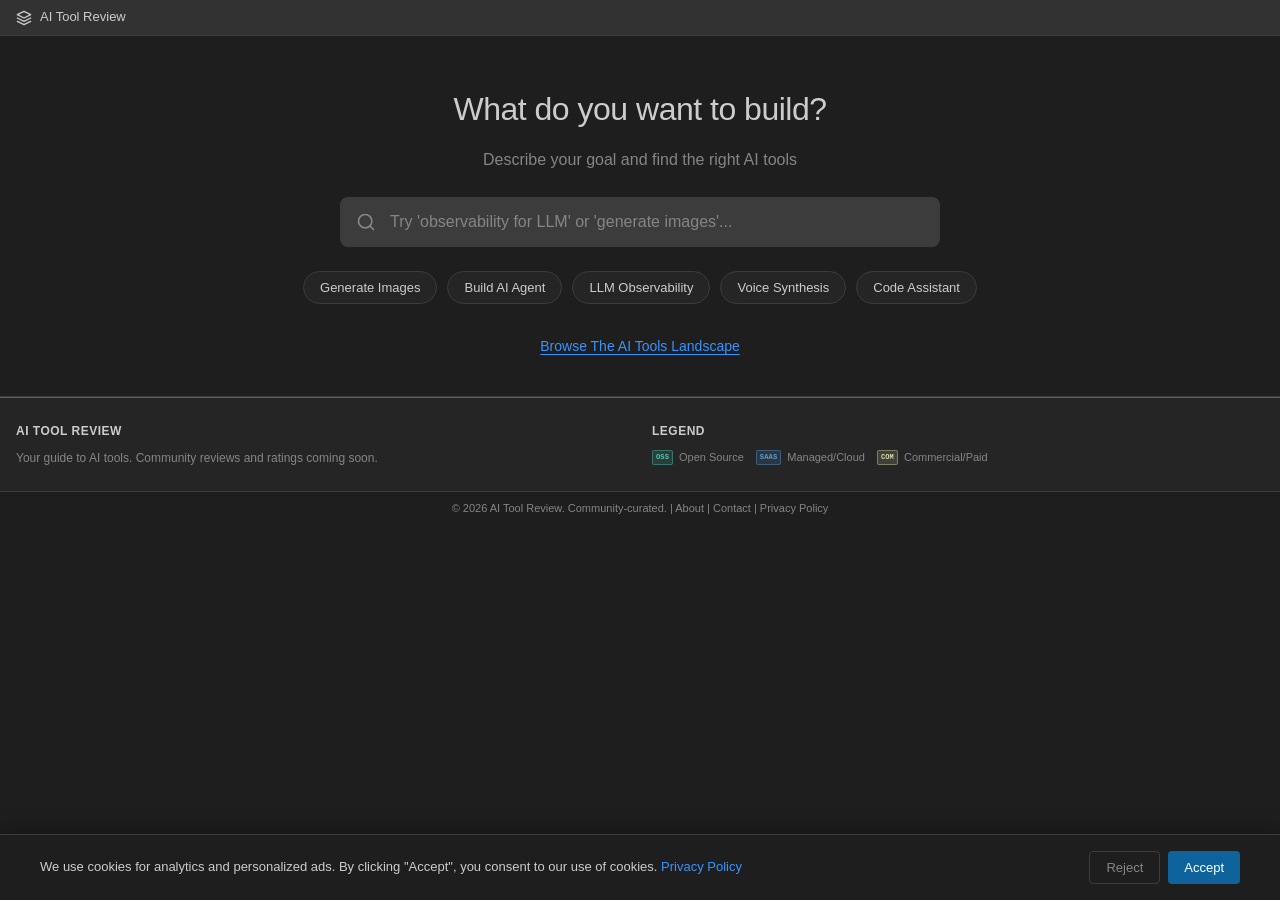
<file: index.html>
<!DOCTYPE html>
<html lang="en">
<head>
    <meta charset="UTF-8">
    <meta name="viewport" content="width=device-width, initial-scale=1.0">
    <title>AI Tool Review - Find the Right AI Tool for the Job</title>
    <!-- Google Consent Mode - Set defaults BEFORE loading any Google scripts -->
    <script>
        window.dataLayer = window.dataLayer || [];
        function gtag(){dataLayer.push(arguments);}

        // Default: deny all until user consents
        gtag('consent', 'default', {
            'ad_storage': 'denied',
            'ad_user_data': 'denied',
            'ad_personalization': 'denied',
            'analytics_storage': 'denied',
            'wait_for_update': 500
        });

        // Check for existing consent
        const savedConsent = localStorage.getItem('cookie_consent');
        if (savedConsent === 'accepted') {
            gtag('consent', 'update', {
                'ad_storage': 'granted',
                'ad_user_data': 'granted',
                'ad_personalization': 'granted',
                'analytics_storage': 'granted'
            });
        }
    </script>

    <!-- Google Analytics -->
    <script async src="https://www.googletagmanager.com/gtag/js?id=G-MZE53DJ7JP"></script>
    <script>
        gtag('js', new Date());
        gtag('config', 'G-MZE53DJ7JP');
    </script>

    <meta name="description" content="Explore 330+ AI tools organized by category. Find foundation models, coding assistants, agents, and more. Your starting point for AI tool discovery.">
    <meta property="og:title" content="AI Tool Review">
    <meta property="og:description" content="Find the right AI tool for the job. Explore 330+ tools across 15+ categories.">
    <meta property="og:type" content="website">
    <meta name="theme-color" content="#1e1e1e">
    <link rel="stylesheet" href="css/style.css">

    <!-- Google AdSense -->
    <script async src="https://pagead2.googlesyndication.com/pagead/js/adsbygoogle.js?client=ca-pub-7272761067250869"
        crossorigin="anonymous"></script>
</head>
<body>
    <!-- Header -->
    <header class="header">
        <div class="header-content">
            <a href="/" class="logo">
                <svg class="logo-icon" viewBox="0 0 24 24" fill="none" xmlns="http://www.w3.org/2000/svg">
                    <path d="M12 2L2 7L12 12L22 7L12 2Z" stroke="currentColor" stroke-width="2" stroke-linecap="round" stroke-linejoin="round"/>
                    <path d="M2 17L12 22L22 17" stroke="currentColor" stroke-width="2" stroke-linecap="round" stroke-linejoin="round"/>
                    <path d="M2 12L12 17L22 12" stroke="currentColor" stroke-width="2" stroke-linecap="round" stroke-linejoin="round"/>
                </svg>
                <span class="logo-text">AI Tool Review</span>
            </a>
        </div>
    </header>

    <!-- Hero Section - Action Mode -->
    <section class="hero hero-action" id="hero-action">
        <h1 class="hero-title">What do you want to build?</h1>
        <p class="hero-subtitle">Describe your goal and find the right AI tools</p>
        <div class="action-search">
            <svg class="search-icon" width="20" height="20" viewBox="0 0 24 24" fill="none" xmlns="http://www.w3.org/2000/svg">
                <circle cx="11" cy="11" r="8" stroke="currentColor" stroke-width="2"/>
                <path d="M21 21L16.65 16.65" stroke="currentColor" stroke-width="2" stroke-linecap="round"/>
            </svg>
            <input type="text" id="action-input" class="action-input" placeholder="Try 'observability for LLM' or 'generate images'...">
        </div>
        <div class="quick-actions">
            <button class="action-chip" data-query="generate images">Generate Images</button>
            <button class="action-chip" data-query="build ai agent">Build AI Agent</button>
            <button class="action-chip" data-query="llm observability">LLM Observability</button>
            <button class="action-chip" data-query="voice synthesis tts">Voice Synthesis</button>
            <button class="action-chip" data-query="code assistant">Code Assistant</button>
        </div>
        <button class="browse-toggle" id="browse-toggle">Browse The AI Tools Landscape</button>
    </section>

    <!-- Search Results - Flat Grid (Hidden by default) -->
    <section class="search-results hidden" id="search-results">
        <div class="results-header">
            <span class="results-count" id="results-count">0 tools found</span>
            <button class="clear-search" id="clear-search">Clear</button>
        </div>
        <div class="results-grid" id="results-grid">
            <!-- Dynamically populated -->
        </div>
    </section>

    <!-- Landscape Mode Controls (Hidden by default) -->
    <section class="controls hidden" id="landscape-controls" data-nosnippet data-ad-layout-exclude="true">
        <div class="controls-search-row">
            <div class="landscape-search">
                <svg class="landscape-search-icon" width="20" height="20" viewBox="0 0 24 24" fill="none" xmlns="http://www.w3.org/2000/svg">
                    <circle cx="11" cy="11" r="8" stroke="currentColor" stroke-width="2"/>
                    <path d="M21 21L16.65 16.65" stroke="currentColor" stroke-width="2" stroke-linecap="round"/>
                </svg>
                <input type="text" id="landscape-search-input" class="landscape-search-input" placeholder="Try 'observability for LLM' or 'generate images'...">
                <button class="landscape-search-clear hidden" id="landscape-search-clear">&times;</button>
            </div>
        </div>
        <div class="controls-toolbar">
            <div class="expand-collapse-btns">
                <button class="expand-btn" id="expand-all">Expand All</button>
                <button class="collapse-btn" id="collapse-all">Collapse All</button>
            </div>
            <div class="track-toggle">
            <button class="track-btn active" data-track="all">All Tools</button>
            <button class="track-btn" data-track="users">For Users</button>
            <button class="track-btn" data-track="developers">For Developers</button>
        </div>
        <div class="filters">
            <div class="filter-group">
                <label class="filter-label">Type:</label>
                <button class="filter-btn active" data-type="all">All</button>
                <button class="filter-btn" data-type="oss" aria-label="Filter by Open Source">
                    <span class="badge badge-oss">OSS</span>
                </button>
                <button class="filter-btn" data-type="saas" aria-label="Filter by SaaS">
                    <span class="badge badge-saas">SaaS</span>
                </button>
                <button class="filter-btn" data-type="commercial" aria-label="Filter by Commercial">
                    <span class="badge badge-commercial">COM</span>
                </button>
            </div>
        </div>
        </div>
    </section>

    <!-- Stats Bar (Landscape mode only) -->
    <section class="stats-bar hidden" id="stats-bar" data-nosnippet>
        <div class="stat">
            <span class="stat-value" id="visible-count">0</span>
            <span class="stat-label">tools shown</span>
        </div>
        <div class="stat">
            <span class="stat-value" id="category-count">0</span>
            <span class="stat-label">categories</span>
        </div>
    </section>

    <!-- Main Landscape Grid (Hidden by default) -->
    <main class="landscape hidden" id="landscape" data-nosnippet>
        <!-- Categories will be dynamically inserted here -->
    </main>

    <!-- Footer -->
    <footer class="footer">
        <div class="footer-content">
            <div class="footer-section">
                <h3>AI Tool Review</h3>
                <p>Your guide to AI tools. Community reviews and ratings coming soon.</p>
            </div>
            <div class="footer-section">
                <h3>Legend</h3>
                <div class="legend">
                    <div class="legend-item"><span class="badge badge-oss">OSS</span> Open Source</div>
                    <div class="legend-item"><span class="badge badge-saas">SaaS</span> Managed/Cloud</div>
                    <div class="legend-item"><span class="badge badge-commercial">COM</span> Commercial/Paid</div>
                </div>
            </div>
        </div>
        <div class="footer-bottom">
            <p>&copy; 2026 AI Tool Review. Community-curated. | <a href="about.html">About</a> | <a href="contact.html">Contact</a> | <a href="privacy.html">Privacy Policy</a></p>
        </div>
        <!-- Ad Section -->
        <div class="footer-ad">
            <ins class="adsbygoogle"
                style="display:block"
                data-ad-client="ca-pub-7272761067250869"
                data-ad-slot="1939469484"
                data-ad-format="auto"
                data-full-width-responsive="true"></ins>
            <script>
                (adsbygoogle = window.adsbygoogle || []).push({});
            </script>
        </div>
    </footer>

    <!-- Tooltip -->
    <div id="tooltip" class="tooltip"></div>

    <script src="js/data.js"></script>
    <script src="js/app.js"></script>

    <!-- Cookie Consent Banner -->
    <div id="cookie-consent" class="cookie-banner" style="display: none;">
        <div class="cookie-content">
            <p>We use cookies for analytics and personalized ads. By clicking "Accept", you consent to our use of cookies. <a href="privacy.html">Privacy Policy</a></p>
            <div class="cookie-buttons">
                <button id="cookie-reject" class="cookie-btn cookie-btn-secondary">Reject</button>
                <button id="cookie-accept" class="cookie-btn cookie-btn-primary">Accept</button>
            </div>
        </div>
    </div>

    <script>
        // Cookie Consent Handler
        (function() {
            const banner = document.getElementById('cookie-consent');
            const acceptBtn = document.getElementById('cookie-accept');
            const rejectBtn = document.getElementById('cookie-reject');

            // Show banner if no consent saved
            if (!localStorage.getItem('cookie_consent')) {
                banner.style.display = 'block';
            }

            acceptBtn.addEventListener('click', function() {
                localStorage.setItem('cookie_consent', 'accepted');
                banner.style.display = 'none';

                // Update Google Consent Mode
                gtag('consent', 'update', {
                    'ad_storage': 'granted',
                    'ad_user_data': 'granted',
                    'ad_personalization': 'granted',
                    'analytics_storage': 'granted'
                });
            });

            rejectBtn.addEventListener('click', function() {
                localStorage.setItem('cookie_consent', 'rejected');
                banner.style.display = 'none';

                // Keep consent denied (already default)
                gtag('consent', 'update', {
                    'ad_storage': 'denied',
                    'ad_user_data': 'denied',
                    'ad_personalization': 'denied',
                    'analytics_storage': 'denied'
                });
            });
        })();
    </script>

    <!-- Dev: Ad placeholders for localhost testing -->
    <script>
        if (location.hostname === 'localhost' || location.hostname === '127.0.0.1') {
            document.querySelectorAll('.adsbygoogle').forEach(ad => {
                ad.style.background = '#2a2a2a';
                ad.style.border = '2px dashed #4a9eff';
                ad.style.display = 'flex';
                ad.style.alignItems = 'center';
                ad.style.justifyContent = 'center';
                ad.innerHTML = '<div style="color:#4a9eff;font-size:12px;">Ad Placeholder</div>';
            });
        }
    </script>
</body>
</html>
</file>
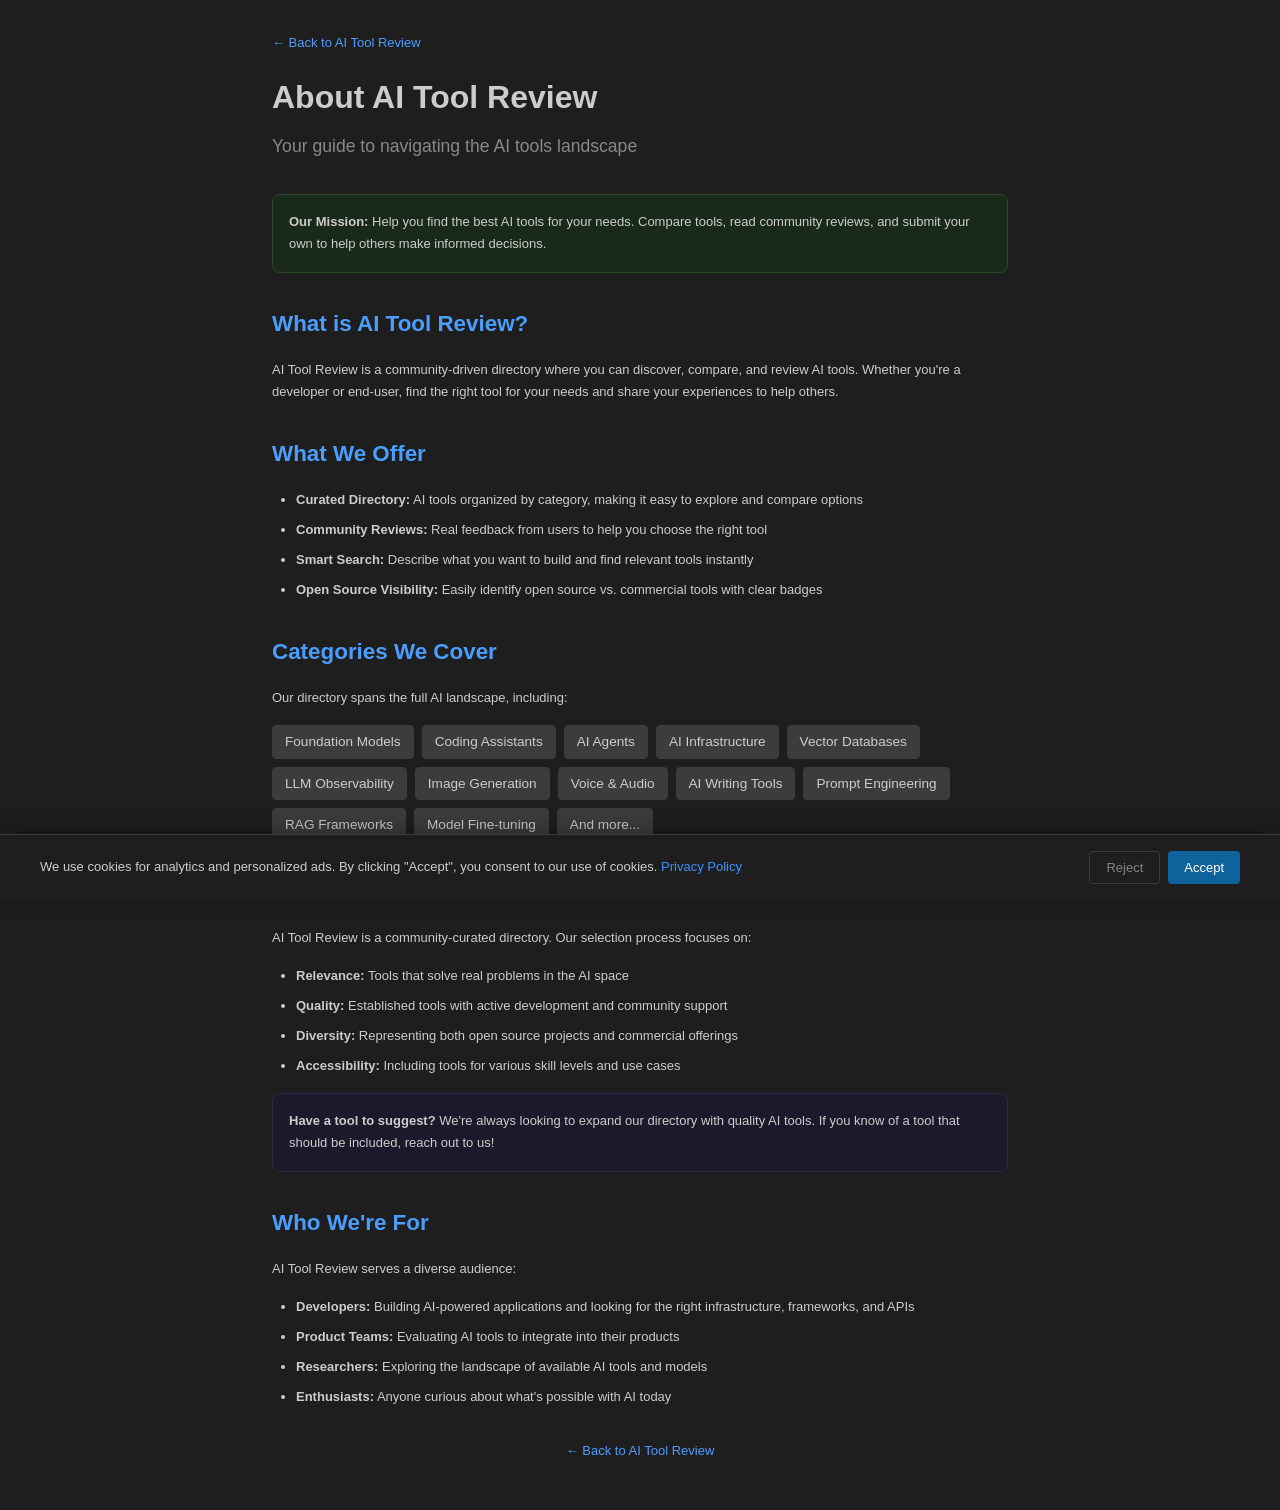
<file: about.html>
<!DOCTYPE html>
<html lang="en">
<head>
    <meta charset="UTF-8">
    <meta name="viewport" content="width=device-width, initial-scale=1.0">
    <title>About - AI Tool Review</title>
    <meta name="description" content="Learn about AI Tool Review - a comprehensive directory helping you find, compare, and evaluate AI tools across the rapidly expanding AI ecosystem.">
    <meta name="robots" content="index, follow">

    <!-- Google Consent Mode - Set defaults BEFORE loading any Google scripts -->
    <script>
        window.dataLayer = window.dataLayer || [];
        function gtag(){dataLayer.push(arguments);}

        // Default: deny all until user consents
        gtag('consent', 'default', {
            'ad_storage': 'denied',
            'ad_user_data': 'denied',
            'ad_personalization': 'denied',
            'analytics_storage': 'denied',
            'wait_for_update': 500
        });

        // Check for existing consent
        const savedConsent = localStorage.getItem('cookie_consent');
        if (savedConsent === 'accepted') {
            gtag('consent', 'update', {
                'ad_storage': 'granted',
                'ad_user_data': 'granted',
                'ad_personalization': 'granted',
                'analytics_storage': 'granted'
            });
        }
    </script>

    <!-- Google Analytics -->
    <script async src="https://www.googletagmanager.com/gtag/js?id=G-MZE53DJ7JP"></script>
    <script>
        gtag('js', new Date());
        gtag('config', 'G-MZE53DJ7JP');
    </script>

    <link rel="stylesheet" href="css/style.css">

    <!-- Google AdSense -->
    <script async src="https://pagead2.googlesyndication.com/pagead/js/adsbygoogle.js?client=ca-pub-7272761067250869"
        crossorigin="anonymous"></script>

    <style>
        .about-container {
            max-width: 800px;
            margin: 0 auto;
            padding: 2rem;
            line-height: 1.7;
        }
        .about-container h1 {
            font-size: 2rem;
            margin-bottom: 0.5rem;
        }
        .about-container .tagline {
            color: #888;
            margin-bottom: 2rem;
            font-size: 1.1rem;
        }
        .about-container h2 {
            font-size: 1.4rem;
            margin-top: 2rem;
            margin-bottom: 1rem;
            color: #4a9eff;
        }
        .about-container h3 {
            font-size: 1.1rem;
            margin-top: 1.5rem;
            margin-bottom: 0.5rem;
        }
        .about-container p, .about-container li {
            color: #ccc;
            margin-bottom: 1rem;
        }
        .about-container ul {
            padding-left: 1.5rem;
        }
        .about-container li {
            margin-bottom: 0.5rem;
        }
        .about-container a {
            color: #4a9eff;
        }
        .highlight-box {
            background: #1a2a1a;
            border: 1px solid #2a4a2a;
            border-radius: 8px;
            padding: 1rem;
            margin: 1rem 0;
        }
        .highlight-box.info {
            background: #1a1a2a;
            border-color: #2a2a4a;
        }
        .back-link {
            display: inline-block;
            margin-bottom: 1rem;
            color: #4a9eff;
            text-decoration: none;
        }
        .back-link:hover {
            text-decoration: underline;
        }
        .category-list {
            display: flex;
            flex-wrap: wrap;
            gap: 0.5rem;
            margin: 1rem 0;
        }
        .category-tag {
            background: var(--vscode-input-bg, #3c3c3c);
            border: 1px solid var(--vscode-border, #3c3c3c);
            border-radius: 4px;
            padding: 0.25rem 0.75rem;
            font-size: 0.85rem;
            color: var(--vscode-text, #ccc);
        }
        @media (max-width: 768px) {
            .about-container {
                padding: 1.5rem 1rem;
            }
            .about-container h1 {
                font-size: 1.5rem;
            }
        }
    </style>
</head>
<body>
    <div class="about-container">
        <a href="index.html" class="back-link">&larr; Back to AI Tool Review</a>

        <h1>About AI Tool Review</h1>
        <p class="tagline">Your guide to navigating the AI tools landscape</p>

        <div class="highlight-box">
            <strong>Our Mission:</strong> Help you find the best AI tools for your needs. Compare tools, read community reviews, and submit your own to help others make informed decisions.
        </div>

        <h2>What is AI Tool Review?</h2>
        <p>AI Tool Review is a community-driven directory where you can discover, compare, and review AI tools. Whether you're a developer or end-user, find the right tool for your needs and share your experiences to help others.</p>

        <h2>What We Offer</h2>
        <ul>
            <li><strong>Curated Directory:</strong> AI tools organized by category, making it easy to explore and compare options</li>
            <li><strong>Community Reviews:</strong> Real feedback from users to help you choose the right tool</li>
            <li><strong>Smart Search:</strong> Describe what you want to build and find relevant tools instantly</li>
            <li><strong>Open Source Visibility:</strong> Easily identify open source vs. commercial tools with clear badges</li>
        </ul>

        <h2>Categories We Cover</h2>
        <p>Our directory spans the full AI landscape, including:</p>

        <div class="category-list">
            <span class="category-tag">Foundation Models</span>
            <span class="category-tag">Coding Assistants</span>
            <span class="category-tag">AI Agents</span>
            <span class="category-tag">AI Infrastructure</span>
            <span class="category-tag">Vector Databases</span>
            <span class="category-tag">LLM Observability</span>
            <span class="category-tag">Image Generation</span>
            <span class="category-tag">Voice & Audio</span>
            <span class="category-tag">AI Writing Tools</span>
            <span class="category-tag">Prompt Engineering</span>
            <span class="category-tag">RAG Frameworks</span>
            <span class="category-tag">Model Fine-tuning</span>
            <span class="category-tag">And more...</span>
        </div>

        <h2>How We Curate</h2>
        <p>AI Tool Review is a community-curated directory. Our selection process focuses on:</p>
        <ul>
            <li><strong>Relevance:</strong> Tools that solve real problems in the AI space</li>
            <li><strong>Quality:</strong> Established tools with active development and community support</li>
            <li><strong>Diversity:</strong> Representing both open source projects and commercial offerings</li>
            <li><strong>Accessibility:</strong> Including tools for various skill levels and use cases</li>
        </ul>

        <div class="highlight-box info">
            <strong>Have a tool to suggest?</strong> We're always looking to expand our directory with quality AI tools. If you know of a tool that should be included, reach out to us!
        </div>

        <h2>Who We're For</h2>
        <p>AI Tool Review serves a diverse audience:</p>
        <ul>
            <li><strong>Developers:</strong> Building AI-powered applications and looking for the right infrastructure, frameworks, and APIs</li>
            <li><strong>Product Teams:</strong> Evaluating AI tools to integrate into their products</li>
            <li><strong>Researchers:</strong> Exploring the landscape of available AI tools and models</li>
            <li><strong>Enthusiasts:</strong> Anyone curious about what's possible with AI today</li>
        </ul>

        <p style="margin-top: 2rem; text-align: center; color: #666;">
            <a href="index.html">&larr; Back to AI Tool Review</a>
        </p>
    </div>

    <!-- Cookie Consent Banner -->
    <div id="cookie-consent" class="cookie-banner" style="display: none;">
        <div class="cookie-content">
            <p>We use cookies for analytics and personalized ads. By clicking "Accept", you consent to our use of cookies. <a href="privacy.html">Privacy Policy</a></p>
            <div class="cookie-buttons">
                <button id="cookie-reject" class="cookie-btn cookie-btn-secondary">Reject</button>
                <button id="cookie-accept" class="cookie-btn cookie-btn-primary">Accept</button>
            </div>
        </div>
    </div>

    <script>
        // Cookie Consent Handler
        (function() {
            const banner = document.getElementById('cookie-consent');
            const acceptBtn = document.getElementById('cookie-accept');
            const rejectBtn = document.getElementById('cookie-reject');

            // Show banner if no consent saved
            if (!localStorage.getItem('cookie_consent')) {
                banner.style.display = 'block';
            }

            acceptBtn.addEventListener('click', function() {
                localStorage.setItem('cookie_consent', 'accepted');
                banner.style.display = 'none';

                // Update Google Consent Mode
                gtag('consent', 'update', {
                    'ad_storage': 'granted',
                    'ad_user_data': 'granted',
                    'ad_personalization': 'granted',
                    'analytics_storage': 'granted'
                });
            });

            rejectBtn.addEventListener('click', function() {
                localStorage.setItem('cookie_consent', 'rejected');
                banner.style.display = 'none';

                // Keep consent denied (already default)
                gtag('consent', 'update', {
                    'ad_storage': 'denied',
                    'ad_user_data': 'denied',
                    'ad_personalization': 'denied',
                    'analytics_storage': 'denied'
                });
            });
        })();
    </script>
</body>
</html>
</file>
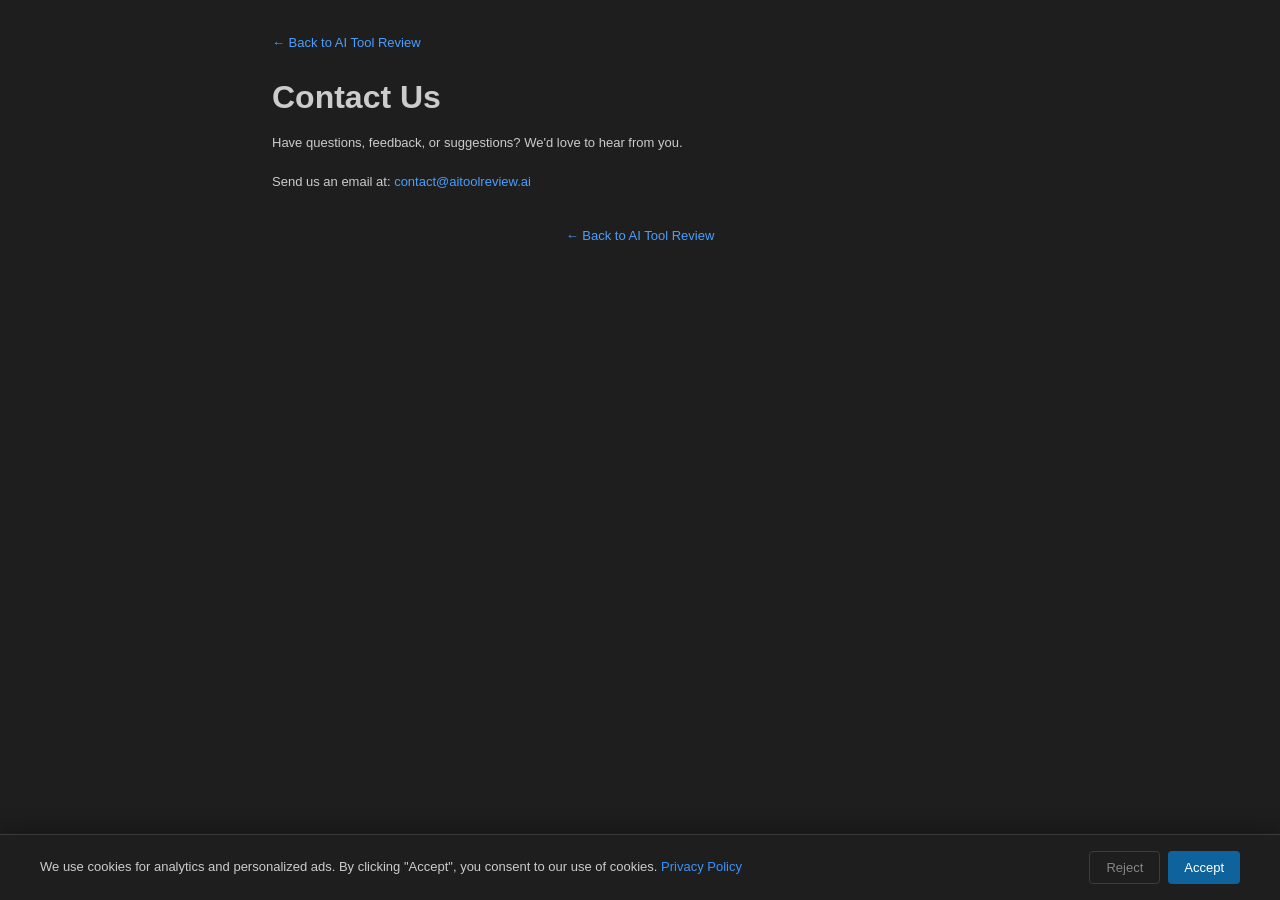
<file: contact.html>
<!DOCTYPE html>
<html lang="en">
<head>
    <meta charset="UTF-8">
    <meta name="viewport" content="width=device-width, initial-scale=1.0">
    <title>Contact Us - AI Tool Review</title>
    <meta name="description" content="Contact AI Tool Review. Get in touch with us for questions, feedback, or partnership inquiries.">
    <meta name="robots" content="noindex">

    <!-- Google Consent Mode - Set defaults BEFORE loading any Google scripts -->
    <script>
        window.dataLayer = window.dataLayer || [];
        function gtag(){dataLayer.push(arguments);}

        // Default: deny all until user consents
        gtag('consent', 'default', {
            'ad_storage': 'denied',
            'ad_user_data': 'denied',
            'ad_personalization': 'denied',
            'analytics_storage': 'denied',
            'wait_for_update': 500
        });

        // Check for existing consent
        const savedConsent = localStorage.getItem('cookie_consent');
        if (savedConsent === 'accepted') {
            gtag('consent', 'update', {
                'ad_storage': 'granted',
                'ad_user_data': 'granted',
                'ad_personalization': 'granted',
                'analytics_storage': 'granted'
            });
        }
    </script>

    <!-- Google Analytics -->
    <script async src="https://www.googletagmanager.com/gtag/js?id=G-MZE53DJ7JP"></script>
    <script>
        gtag('js', new Date());
        gtag('config', 'G-MZE53DJ7JP');
    </script>

    <link rel="stylesheet" href="css/style.css">

    <!-- Google AdSense -->
    <script async src="https://pagead2.googlesyndication.com/pagead/js/adsbygoogle.js?client=ca-pub-7272761067250869"
        crossorigin="anonymous"></script>

    <style>
        .contact-container {
            max-width: 800px;
            margin: 0 auto;
            padding: 2rem;
            line-height: 1.7;
        }
        .contact-container h1 {
            font-size: 2rem;
            margin-bottom: 0.5rem;
        }
        .contact-container h2 {
            font-size: 1.4rem;
            margin-top: 2rem;
            margin-bottom: 1rem;
            color: #4a9eff;
        }
        .contact-container p {
            color: #ccc;
            margin-bottom: 1rem;
        }
        .contact-container a {
            color: #4a9eff;
        }
        .contact-container a:hover {
            text-decoration: underline;
        }
        .back-link {
            display: inline-block;
            margin-bottom: 1rem;
            color: #4a9eff;
            text-decoration: none;
        }
        .back-link:hover {
            text-decoration: underline;
        }
        .contact-email {
            color: #4a9eff;
        }
        .contact-email:hover {
            color: #6cb0ff;
        }
    </style>
</head>
<body>
    <div class="contact-container">
        <a href="index.html" class="back-link">&larr; Back to AI Tool Review</a>

        <h1>Contact Us</h1>
        <p>Have questions, feedback, or suggestions? We'd love to hear from you.</p>

        <p>Send us an email at: <a href="mailto:contact@aitoolreview.ai" class="contact-email">contact@aitoolreview.ai</a></p>

        <p style="margin-top: 2rem; text-align: center; color: #666;">
            <a href="index.html">&larr; Back to AI Tool Review</a>
        </p>
    </div>

    <!-- Cookie Consent Banner -->
    <div id="cookie-consent" class="cookie-banner" style="display: none;">
        <div class="cookie-content">
            <p>We use cookies for analytics and personalized ads. By clicking "Accept", you consent to our use of cookies. <a href="privacy.html">Privacy Policy</a></p>
            <div class="cookie-buttons">
                <button id="cookie-reject" class="cookie-btn cookie-btn-secondary">Reject</button>
                <button id="cookie-accept" class="cookie-btn cookie-btn-primary">Accept</button>
            </div>
        </div>
    </div>

    <script>
        // Cookie Consent Handler
        (function() {
            const banner = document.getElementById('cookie-consent');
            const acceptBtn = document.getElementById('cookie-accept');
            const rejectBtn = document.getElementById('cookie-reject');

            // Show banner if no consent saved
            if (!localStorage.getItem('cookie_consent')) {
                banner.style.display = 'block';
            }

            acceptBtn.addEventListener('click', function() {
                localStorage.setItem('cookie_consent', 'accepted');
                banner.style.display = 'none';

                // Update Google Consent Mode
                gtag('consent', 'update', {
                    'ad_storage': 'granted',
                    'ad_user_data': 'granted',
                    'ad_personalization': 'granted',
                    'analytics_storage': 'granted'
                });
            });

            rejectBtn.addEventListener('click', function() {
                localStorage.setItem('cookie_consent', 'rejected');
                banner.style.display = 'none';

                // Keep consent denied (already default)
                gtag('consent', 'update', {
                    'ad_storage': 'denied',
                    'ad_user_data': 'denied',
                    'ad_personalization': 'denied',
                    'analytics_storage': 'denied'
                });
            });
        })();
    </script>
</body>
</html>
</file>
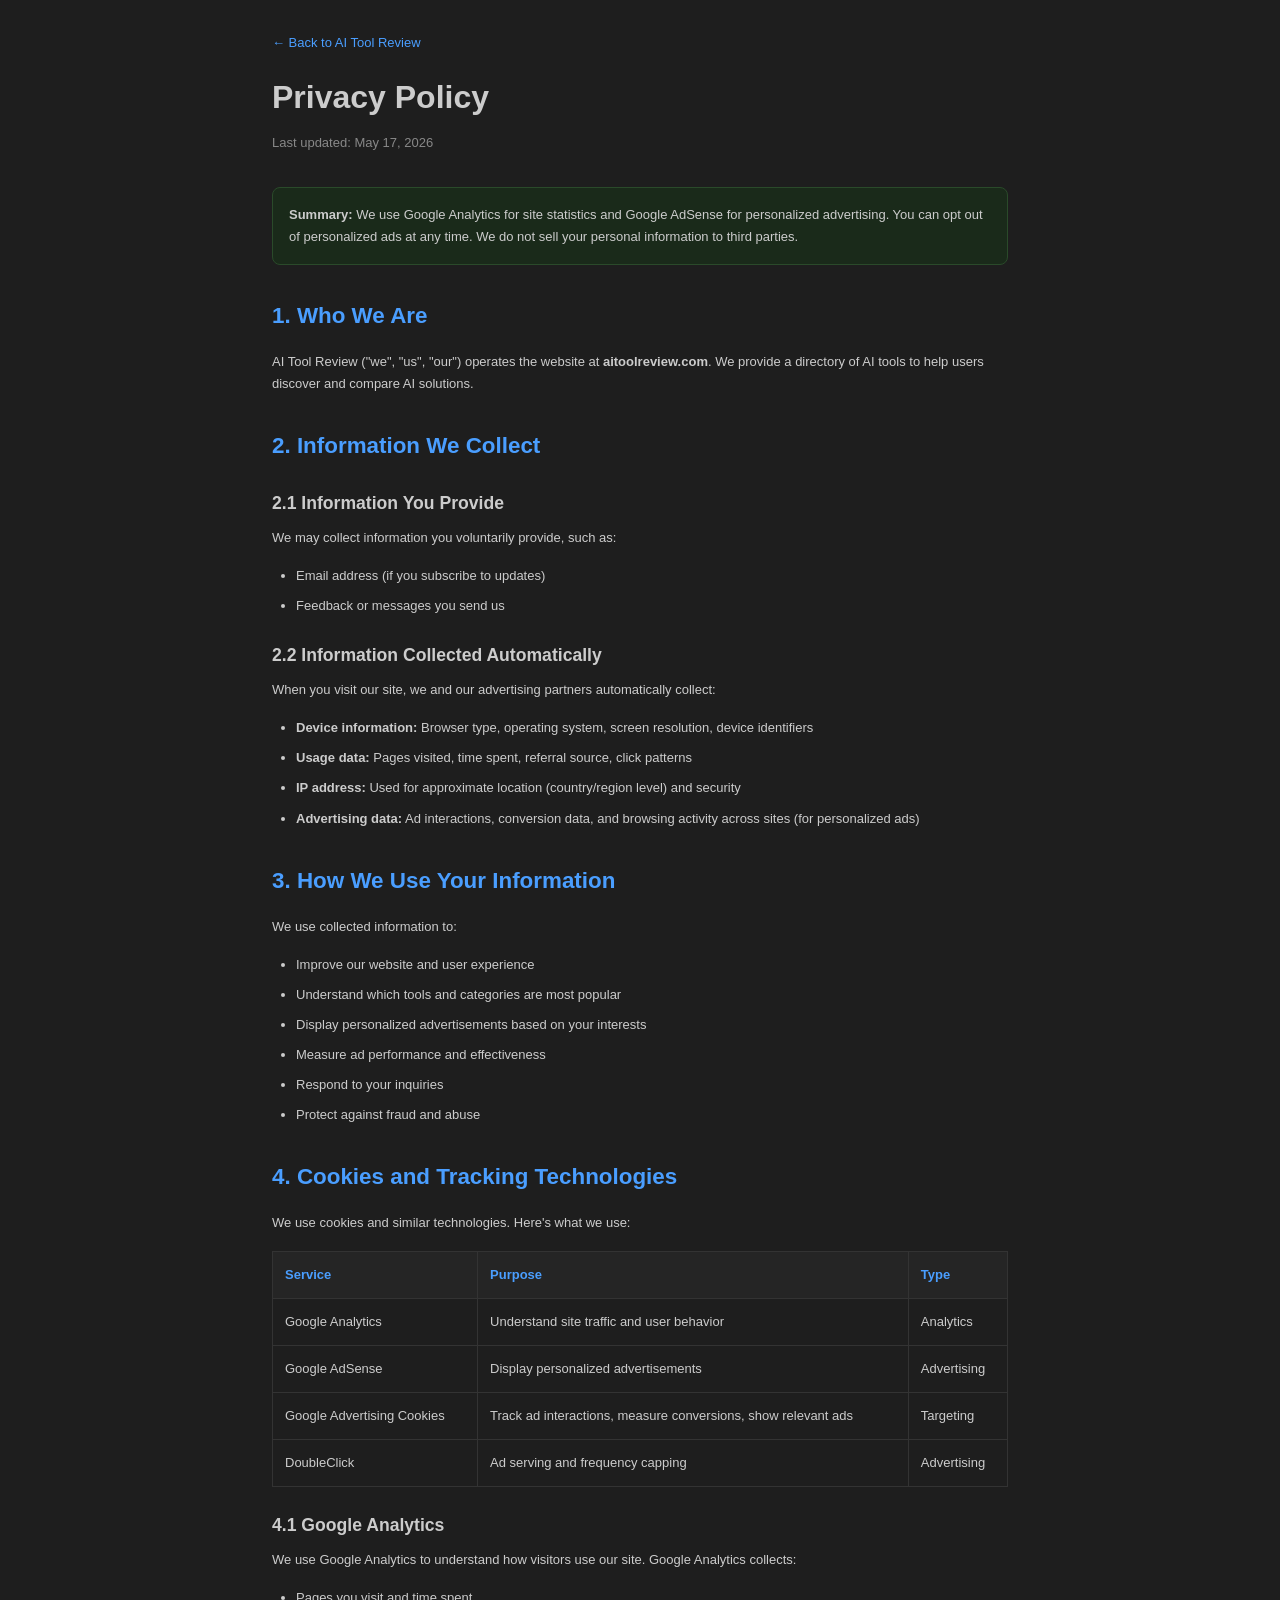
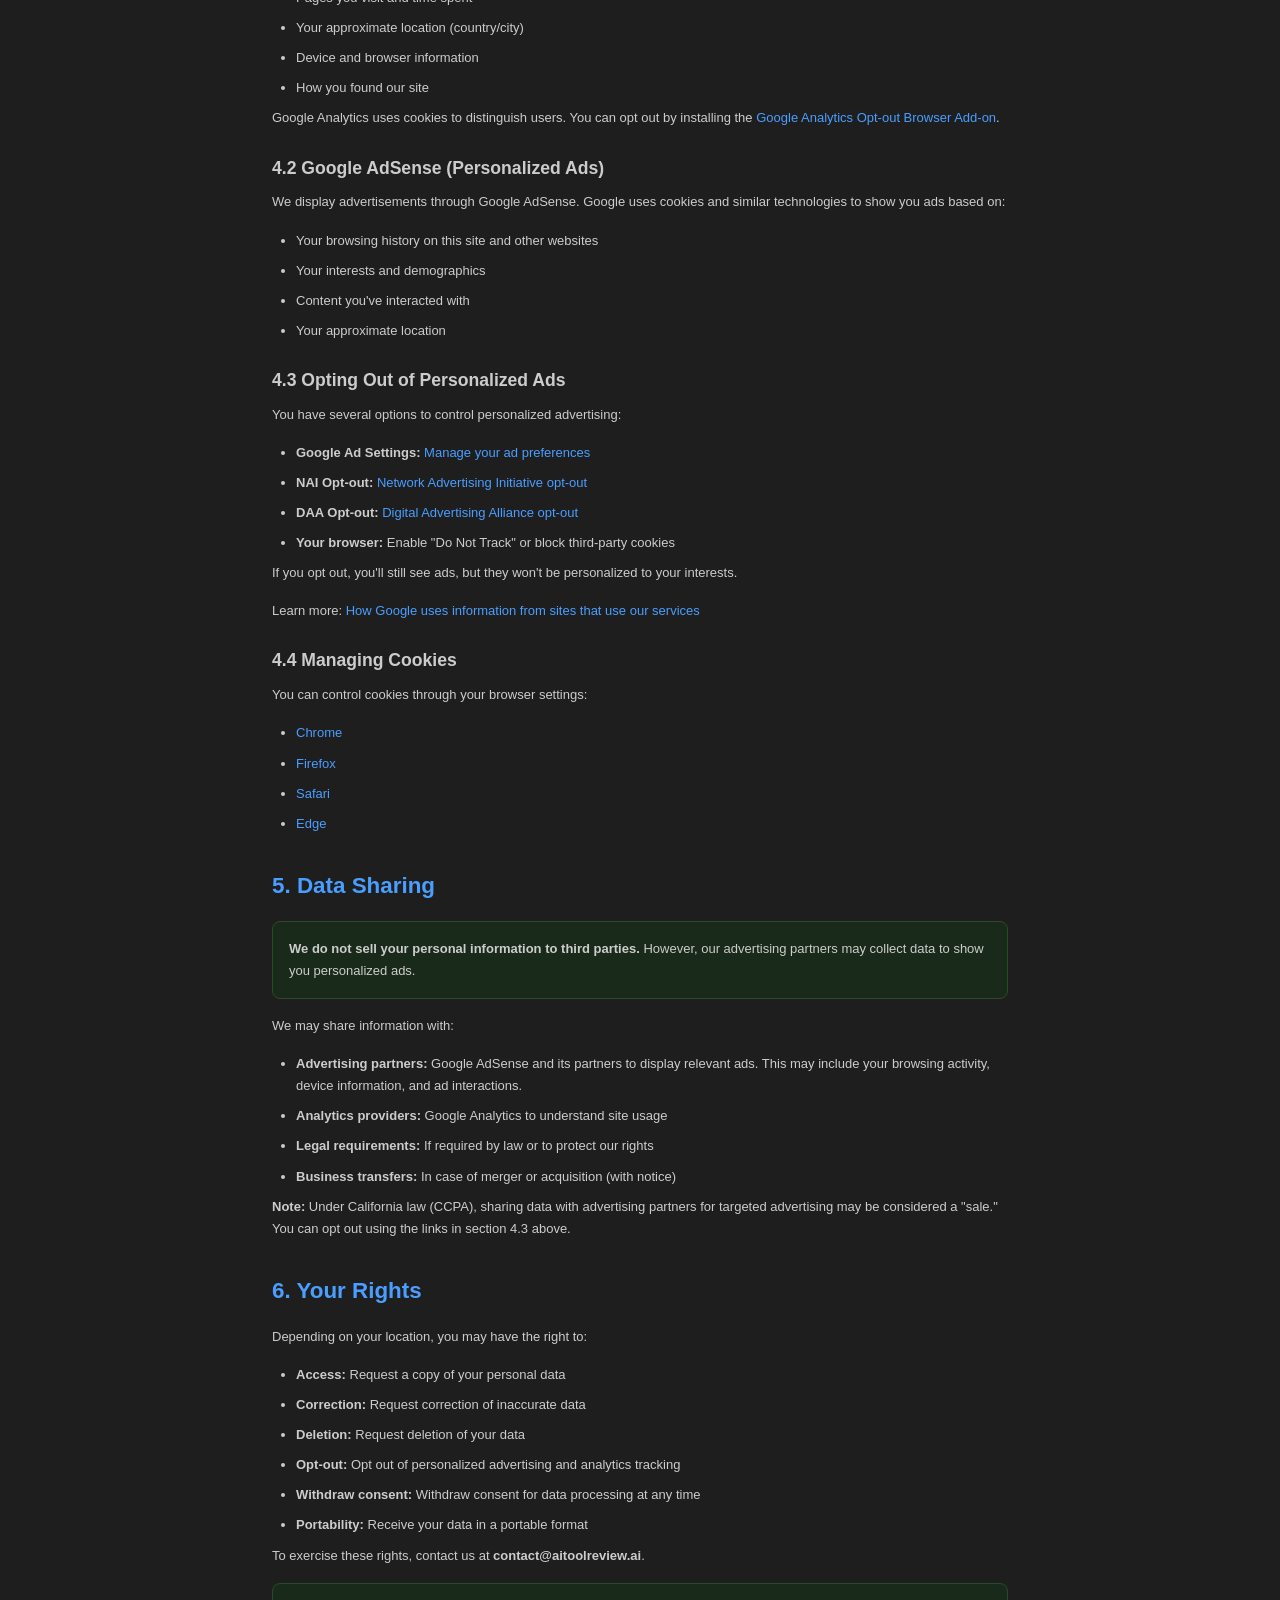
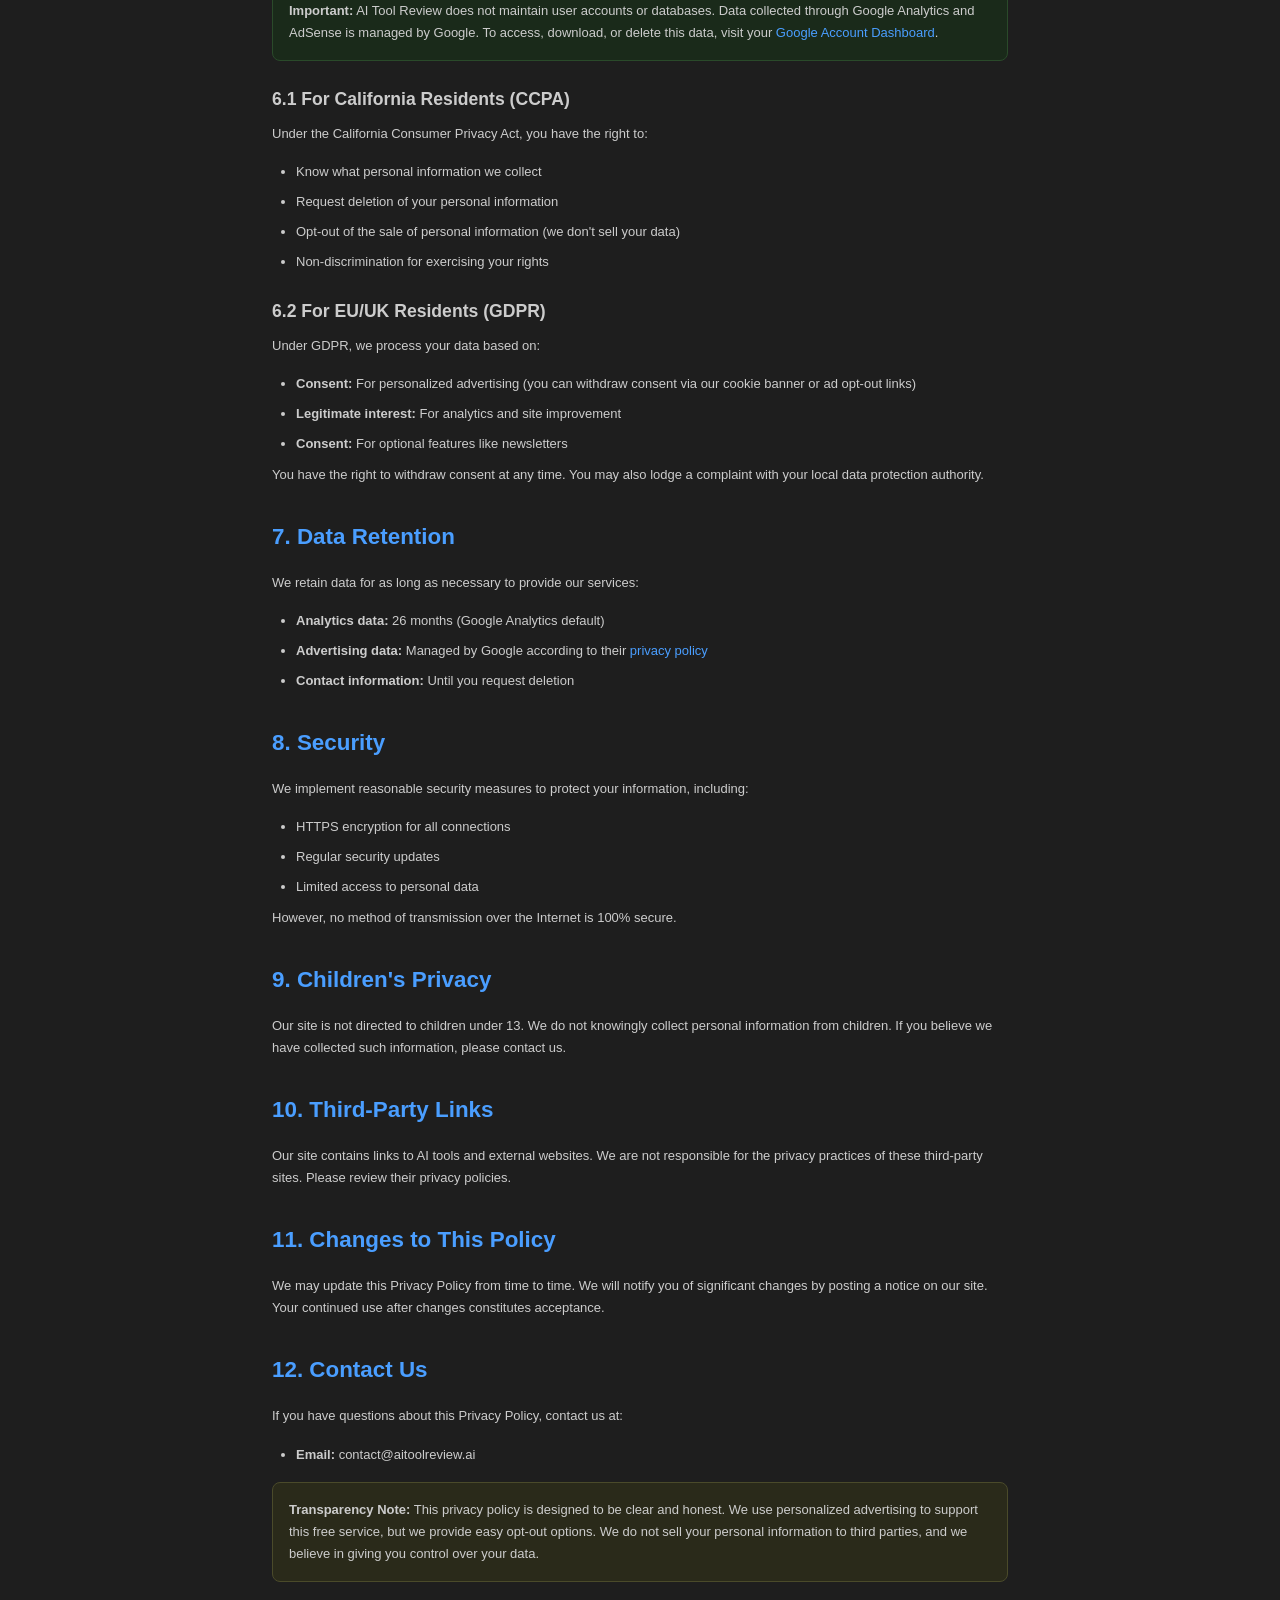
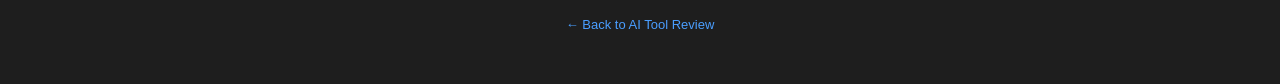
<file: privacy.html>
<!--
    TODO: UPDATE THIS PRIVACY POLICY WHEN ADDING USER DATABASE/REVIEWS

    When you add user accounts and reviews, update these sections:
    - Section 2.1: Add account info, profile data, reviews, ratings
    - Section 3: Add account management, displaying reviews publicly
    - Section 5: Add "reviews shown publicly" disclosure
    - Section 6: REMOVE the "we don't store data" box - you WILL have user data
    - Section 7: Add retention periods for accounts and reviews
    - NEW: Add "Account Security" section (password encryption, etc.)

    Also implement:
    - Data export feature (GDPR requirement)
    - Account deletion flow
    - Review anonymization policy
-->
<!DOCTYPE html>
<html lang="en">
<head>
    <meta charset="UTF-8">
    <meta name="viewport" content="width=device-width, initial-scale=1.0">
    <title>Privacy Policy - AI Tool Review</title>
    <meta name="description" content="Privacy Policy for AI Tool Review. Learn how we handle your data, cookies, and advertising.">
    <meta name="robots" content="noindex">
    <link rel="stylesheet" href="css/style.css">
    <style>
        .privacy-container {
            max-width: 800px;
            margin: 0 auto;
            padding: 2rem;
            line-height: 1.7;
        }
        .privacy-container h1 {
            font-size: 2rem;
            margin-bottom: 0.5rem;
        }
        .privacy-container .last-updated {
            color: #888;
            margin-bottom: 2rem;
        }
        .privacy-container h2 {
            font-size: 1.4rem;
            margin-top: 2rem;
            margin-bottom: 1rem;
            color: #4a9eff;
        }
        .privacy-container h3 {
            font-size: 1.1rem;
            margin-top: 1.5rem;
            margin-bottom: 0.5rem;
        }
        .privacy-container p, .privacy-container li {
            color: #ccc;
            margin-bottom: 1rem;
        }
        .privacy-container ul {
            padding-left: 1.5rem;
        }
        .privacy-container li {
            margin-bottom: 0.5rem;
        }
        .privacy-container table {
            width: 100%;
            border-collapse: collapse;
            margin: 1rem 0;
        }
        .privacy-container th, .privacy-container td {
            border: 1px solid #333;
            padding: 0.75rem;
            text-align: left;
        }
        .privacy-container th {
            background: #252525;
            color: #4a9eff;
        }
        .privacy-container td {
            color: #ccc;
        }
        .privacy-container a {
            color: #4a9eff;
        }
        .highlight-box {
            background: #1a2a1a;
            border: 1px solid #2a4a2a;
            border-radius: 8px;
            padding: 1rem;
            margin: 1rem 0;
        }
        .highlight-box.warning {
            background: #2a2a1a;
            border-color: #4a4a2a;
        }
        .back-link {
            display: inline-block;
            margin-bottom: 1rem;
            color: #4a9eff;
            text-decoration: none;
        }
        .back-link:hover {
            text-decoration: underline;
        }
    </style>
</head>
<body>
    <div class="privacy-container">
        <a href="index.html" class="back-link">&larr; Back to AI Tool Review</a>

        <h1>Privacy Policy</h1>
        <p class="last-updated">Last updated: May 17, 2026</p>

        <div class="highlight-box">
            <strong>Summary:</strong> We use Google Analytics for site statistics and Google AdSense for personalized advertising. You can opt out of personalized ads at any time. We do not sell your personal information to third parties.
        </div>

        <h2>1. Who We Are</h2>
        <p>AI Tool Review ("we", "us", "our") operates the website at <strong>aitoolreview.com</strong>. We provide a directory of AI tools to help users discover and compare AI solutions.</p>

        <h2>2. Information We Collect</h2>

        <h3>2.1 Information You Provide</h3>
        <p>We may collect information you voluntarily provide, such as:</p>
        <ul>
            <li>Email address (if you subscribe to updates)</li>
            <li>Feedback or messages you send us</li>
        </ul>

        <h3>2.2 Information Collected Automatically</h3>
        <p>When you visit our site, we and our advertising partners automatically collect:</p>
        <ul>
            <li><strong>Device information:</strong> Browser type, operating system, screen resolution, device identifiers</li>
            <li><strong>Usage data:</strong> Pages visited, time spent, referral source, click patterns</li>
            <li><strong>IP address:</strong> Used for approximate location (country/region level) and security</li>
            <li><strong>Advertising data:</strong> Ad interactions, conversion data, and browsing activity across sites (for personalized ads)</li>
        </ul>

        <h2>3. How We Use Your Information</h2>
        <p>We use collected information to:</p>
        <ul>
            <li>Improve our website and user experience</li>
            <li>Understand which tools and categories are most popular</li>
            <li>Display personalized advertisements based on your interests</li>
            <li>Measure ad performance and effectiveness</li>
            <li>Respond to your inquiries</li>
            <li>Protect against fraud and abuse</li>
        </ul>

        <h2>4. Cookies and Tracking Technologies</h2>

        <p>We use cookies and similar technologies. Here's what we use:</p>

        <table>
            <thead>
                <tr>
                    <th>Service</th>
                    <th>Purpose</th>
                    <th>Type</th>
                </tr>
            </thead>
            <tbody>
                <tr>
                    <td>Google Analytics</td>
                    <td>Understand site traffic and user behavior</td>
                    <td>Analytics</td>
                </tr>
                <tr>
                    <td>Google AdSense</td>
                    <td>Display personalized advertisements</td>
                    <td>Advertising</td>
                </tr>
                <tr>
                    <td>Google Advertising Cookies</td>
                    <td>Track ad interactions, measure conversions, show relevant ads</td>
                    <td>Targeting</td>
                </tr>
                <tr>
                    <td>DoubleClick</td>
                    <td>Ad serving and frequency capping</td>
                    <td>Advertising</td>
                </tr>
            </tbody>
        </table>

        <h3>4.1 Google Analytics</h3>
        <p>We use Google Analytics to understand how visitors use our site. Google Analytics collects:</p>
        <ul>
            <li>Pages you visit and time spent</li>
            <li>Your approximate location (country/city)</li>
            <li>Device and browser information</li>
            <li>How you found our site</li>
        </ul>
        <p>Google Analytics uses cookies to distinguish users. You can opt out by installing the <a href="https://tools.google.com/dlpage/gaoptout" target="_blank" rel="noopener">Google Analytics Opt-out Browser Add-on</a>.</p>

        <h3>4.2 Google AdSense (Personalized Ads)</h3>
        <p>We display advertisements through Google AdSense. Google uses cookies and similar technologies to show you ads based on:</p>
        <ul>
            <li>Your browsing history on this site and other websites</li>
            <li>Your interests and demographics</li>
            <li>Content you've interacted with</li>
            <li>Your approximate location</li>
        </ul>

        <h3>4.3 Opting Out of Personalized Ads</h3>
        <p>You have several options to control personalized advertising:</p>
        <ul>
            <li><strong>Google Ad Settings:</strong> <a href="https://adssettings.google.com" target="_blank" rel="noopener">Manage your ad preferences</a></li>
            <li><strong>NAI Opt-out:</strong> <a href="https://optout.networkadvertising.org" target="_blank" rel="noopener">Network Advertising Initiative opt-out</a></li>
            <li><strong>DAA Opt-out:</strong> <a href="https://optout.aboutads.info" target="_blank" rel="noopener">Digital Advertising Alliance opt-out</a></li>
            <li><strong>Your browser:</strong> Enable "Do Not Track" or block third-party cookies</li>
        </ul>
        <p>If you opt out, you'll still see ads, but they won't be personalized to your interests.</p>
        <p>Learn more: <a href="https://policies.google.com/technologies/ads" target="_blank" rel="noopener">How Google uses information from sites that use our services</a></p>

        <h3>4.4 Managing Cookies</h3>
        <p>You can control cookies through your browser settings:</p>
        <ul>
            <li><a href="https://support.google.com/chrome/answer/95647" target="_blank" rel="noopener">Chrome</a></li>
            <li><a href="https://support.mozilla.org/en-US/kb/cookies-information-websites-store-on-your-computer" target="_blank" rel="noopener">Firefox</a></li>
            <li><a href="https://support.apple.com/guide/safari/manage-cookies-sfri11471/mac" target="_blank" rel="noopener">Safari</a></li>
            <li><a href="https://support.microsoft.com/en-us/microsoft-edge/delete-cookies-in-microsoft-edge-63947406-40ac-c3b8-57b9-2a946a29ae09" target="_blank" rel="noopener">Edge</a></li>
        </ul>

        <h2>5. Data Sharing</h2>

        <div class="highlight-box">
            <strong>We do not sell your personal information to third parties.</strong> However, our advertising partners may collect data to show you personalized ads.
        </div>

        <p>We may share information with:</p>
        <ul>
            <li><strong>Advertising partners:</strong> Google AdSense and its partners to display relevant ads. This may include your browsing activity, device information, and ad interactions.</li>
            <li><strong>Analytics providers:</strong> Google Analytics to understand site usage</li>
            <li><strong>Legal requirements:</strong> If required by law or to protect our rights</li>
            <li><strong>Business transfers:</strong> In case of merger or acquisition (with notice)</li>
        </ul>

        <p><strong>Note:</strong> Under California law (CCPA), sharing data with advertising partners for targeted advertising may be considered a "sale." You can opt out using the links in section 4.3 above.</p>

        <h2>6. Your Rights</h2>

        <p>Depending on your location, you may have the right to:</p>
        <ul>
            <li><strong>Access:</strong> Request a copy of your personal data</li>
            <li><strong>Correction:</strong> Request correction of inaccurate data</li>
            <li><strong>Deletion:</strong> Request deletion of your data</li>
            <li><strong>Opt-out:</strong> Opt out of personalized advertising and analytics tracking</li>
            <li><strong>Withdraw consent:</strong> Withdraw consent for data processing at any time</li>
            <li><strong>Portability:</strong> Receive your data in a portable format</li>
        </ul>
        <p>To exercise these rights, contact us at <strong>contact@aitoolreview.ai</strong>.</p>

        <div class="highlight-box">
            <strong>Important:</strong> AI Tool Review does not maintain user accounts or databases. Data collected through Google Analytics and AdSense is managed by Google. To access, download, or delete this data, visit your <a href="https://myaccount.google.com/dashboard" target="_blank" rel="noopener">Google Account Dashboard</a>.
        </div>

        <h3>6.1 For California Residents (CCPA)</h3>
        <p>Under the California Consumer Privacy Act, you have the right to:</p>
        <ul>
            <li>Know what personal information we collect</li>
            <li>Request deletion of your personal information</li>
            <li>Opt-out of the sale of personal information (we don't sell your data)</li>
            <li>Non-discrimination for exercising your rights</li>
        </ul>

        <h3>6.2 For EU/UK Residents (GDPR)</h3>
        <p>Under GDPR, we process your data based on:</p>
        <ul>
            <li><strong>Consent:</strong> For personalized advertising (you can withdraw consent via our cookie banner or ad opt-out links)</li>
            <li><strong>Legitimate interest:</strong> For analytics and site improvement</li>
            <li><strong>Consent:</strong> For optional features like newsletters</li>
        </ul>
        <p>You have the right to withdraw consent at any time. You may also lodge a complaint with your local data protection authority.</p>

        <h2>7. Data Retention</h2>
        <p>We retain data for as long as necessary to provide our services:</p>
        <ul>
            <li><strong>Analytics data:</strong> 26 months (Google Analytics default)</li>
            <li><strong>Advertising data:</strong> Managed by Google according to their <a href="https://policies.google.com/privacy" target="_blank" rel="noopener">privacy policy</a></li>
            <li><strong>Contact information:</strong> Until you request deletion</li>
        </ul>

        <h2>8. Security</h2>
        <p>We implement reasonable security measures to protect your information, including:</p>
        <ul>
            <li>HTTPS encryption for all connections</li>
            <li>Regular security updates</li>
            <li>Limited access to personal data</li>
        </ul>
        <p>However, no method of transmission over the Internet is 100% secure.</p>

        <h2>9. Children's Privacy</h2>
        <p>Our site is not directed to children under 13. We do not knowingly collect personal information from children. If you believe we have collected such information, please contact us.</p>

        <h2>10. Third-Party Links</h2>
        <p>Our site contains links to AI tools and external websites. We are not responsible for the privacy practices of these third-party sites. Please review their privacy policies.</p>

        <h2>11. Changes to This Policy</h2>
        <p>We may update this Privacy Policy from time to time. We will notify you of significant changes by posting a notice on our site. Your continued use after changes constitutes acceptance.</p>

        <h2>12. Contact Us</h2>
        <p>If you have questions about this Privacy Policy, contact us at:</p>
        <ul>
            <li><strong>Email:</strong> contact@aitoolreview.ai</li>
        </ul>

        <div class="highlight-box warning">
            <strong>Transparency Note:</strong> This privacy policy is designed to be clear and honest. We use personalized advertising to support this free service, but we provide easy opt-out options. We do not sell your personal information to third parties, and we believe in giving you control over your data.
        </div>

        <p style="margin-top: 2rem; text-align: center; color: #666;">
            <a href="index.html">&larr; Back to AI Tool Review</a>
        </p>
    </div>
</body>
</html>
</file>
<file: css/style.css>
/* VS Code Dark Theme CSS Variables */
:root {
    /* VS Code Dark Theme Colors */
    --vscode-editor-bg: #1e1e1e;
    --vscode-sidebar-bg: #252526;
    --vscode-input-bg: #3c3c3c;
    --vscode-dropdown-bg: #3c3c3c;
    --vscode-list-hover: #2a2d2e;
    --vscode-list-active: #094771;
    --vscode-border: #3c3c3c;
    --vscode-focus-border: #007acc;

    /* Text Colors */
    --vscode-text: #cccccc;
    --vscode-text-muted: #858585;
    --vscode-text-link: #3794ff;
    --vscode-text-preformat: #d7ba7d;

    /* Syntax Colors (used for accents) */
    --vscode-keyword: #569cd6;
    --vscode-string: #ce9178;
    --vscode-function: #dcdcaa;
    --vscode-variable: #9cdcfe;
    --vscode-type: #4ec9b0;
    --vscode-comment: #6a9955;
    --vscode-number: #b5cea8;

    /* Button Colors */
    --vscode-button-bg: #0e639c;
    --vscode-button-hover: #1177bb;
    --vscode-button-secondary-bg: #3c3c3c;
    --vscode-button-secondary-hover: #505050;

    /* Badge Colors */
    --color-oss: #4ec9b0;
    --color-saas: #569cd6;
    --color-commercial: #dcdcaa;

    /* Semantic Mappings */
    --color-primary: #007acc;
    --color-primary-dark: #0e639c;
    --color-secondary: #4ec9b0;
    --color-accent: #dcdcaa;
    --color-text: #cccccc;
    --color-text-light: #858585;
    --color-bg: #1e1e1e;
    --color-surface: #252526;
    --color-border: #3c3c3c;

    --shadow-sm: 0 1px 2px 0 rgba(0, 0, 0, 0.3);
    --shadow-md: 0 4px 6px -1px rgba(0, 0, 0, 0.4), 0 2px 4px -1px rgba(0, 0, 0, 0.3);
    --shadow-lg: 0 10px 15px -3px rgba(0, 0, 0, 0.5), 0 4px 6px -2px rgba(0, 0, 0, 0.4);
    --radius-sm: 4px;
    --radius-md: 6px;
    --radius-lg: 8px;
    --transition: all 0.15s ease;
}

/* Prevent Google Auto Ads from breaking layout */
ins.adsbygoogle {
    display: block;
    max-width: 100%;
    overflow: hidden;
}

/* Ensure auto-inserted ad containers don't break flexbox/grid layouts */
.landscape > ins.adsbygoogle,
.controls > ins.adsbygoogle,
.hero > ins.adsbygoogle,
.stats-bar > ins.adsbygoogle,
.header > ins.adsbygoogle,
.controls-search-row > ins.adsbygoogle,
.controls-toolbar > ins.adsbygoogle {
    display: none !important;
}

/* Contain any injected ad iframes */
ins.adsbygoogle[data-ad-status] {
    max-height: 250px;
}

/* Prevent auto-ad wrappers from affecting main content flow */
body > ins.adsbygoogle,
body > div[id^="google_ads"],
body > div[class*="adsbygoogle"],
body > aside,
body > div:not(.cookie-banner):not(#tooltip) > ins.adsbygoogle {
    position: fixed !important;
    z-index: -1 !important;
    opacity: 0 !important;
    pointer-events: none !important;
}

/* Only show ads in designated footer area */
.footer-ad ins.adsbygoogle {
    position: static !important;
    z-index: auto !important;
    opacity: 1 !important;
    pointer-events: auto !important;
}

/* Ensure main content sections maintain their layout (when visible) */
.hero:not(.hidden), .controls:not(.hidden), .stats-bar:not(.hidden), .landscape:not(.hidden), .search-results:not(.hidden) {
    display: flex;
}

.hero:not(.hidden) {
    flex-direction: column;
}

.controls:not(.hidden) {
    flex-direction: column;
}

.landscape:not(.hidden) {
    flex-wrap: wrap;
}

/* Reset & Base */
*, *::before, *::after {
    box-sizing: border-box;
    margin: 0;
    padding: 0;
}

html {
    scroll-behavior: smooth;
}

body {
    font-family: -apple-system, BlinkMacSystemFont, 'Segoe UI', Roboto, Oxygen, Ubuntu, Cantarell, 'Droid Sans', 'Helvetica Neue', sans-serif;
    background: var(--vscode-editor-bg);
    color: var(--vscode-text);
    line-height: 1.6;
    min-height: 100vh;
    font-size: 13px;
}

a {
    color: var(--vscode-text-link);
    text-decoration: none;
    transition: var(--transition);
}

a:hover {
    text-decoration: underline;
}

/* Scrollbar - VS Code Style */
::-webkit-scrollbar {
    width: 10px;
    height: 10px;
}

::-webkit-scrollbar-track {
    background: var(--vscode-editor-bg);
}

::-webkit-scrollbar-thumb {
    background: rgba(121, 121, 121, 0.4);
    border-radius: 0;
}

::-webkit-scrollbar-thumb:hover {
    background: rgba(100, 100, 100, 0.7);
}

/* Header - VS Code Title Bar Style */
.header {
    background: #323233;
    border-bottom: 1px solid var(--vscode-border);
    position: sticky;
    top: 0;
    z-index: 100;
}

.header-content {
    max-width: 1400px;
    margin: 0 auto;
    padding: 0.5rem 1rem;
    display: flex;
    align-items: center;
    justify-content: space-between;
    gap: 1rem;
    height: 35px;
}

.logo {
    display: flex;
    align-items: center;
    gap: 0.5rem;
    font-weight: 400;
    font-size: 13px;
    color: var(--vscode-text);
    text-decoration: none;
}

.logo:hover {
    opacity: 0.8;
}

.logo-icon {
    width: 16px;
    height: 16px;
    color: var(--vscode-text);
}


.nav-links {
    display: flex;
    align-items: center;
    gap: 0.5rem;
}

.nav-link {
    color: var(--vscode-text-muted);
    padding: 4px;
    border-radius: 3px;
    transition: var(--transition);
    display: flex;
    align-items: center;
}

.nav-link:hover {
    color: var(--vscode-text);
    background: var(--vscode-list-hover);
    text-decoration: none;
}

/* Hero - VS Code Welcome Tab Style */
.hero {
    text-align: center;
    padding: 2rem 1rem 1.5rem;
    background: var(--vscode-editor-bg);
    border-bottom: 1px solid var(--vscode-border);
}

.hero-title {
    font-size: 24px;
    font-weight: 300;
    color: var(--vscode-text);
    margin-bottom: 0.5rem;
    letter-spacing: -0.5px;
}

.hero-subtitle {
    font-size: 14px;
    color: var(--vscode-text-muted);
    margin-bottom: 0.5rem;
}

.hero-search {
    display: block;
    max-width: 300px;
    margin: 0.75rem auto;
    position: relative;
}

.hero-search .search-icon {
    position: absolute;
    left: 10px;
    top: 50%;
    transform: translateY(-50%);
    width: 14px;
    height: 14px;
    color: var(--vscode-text-muted);
    pointer-events: none;
}

.hero-search .search-input {
    width: 100%;
    box-sizing: border-box;
    padding: 6px 12px 6px 32px;
    border: 1px solid var(--vscode-border);
    border-radius: 4px;
    font-size: 13px;
    background: var(--vscode-input-bg);
    color: var(--vscode-text);
    transition: var(--transition);
}

.hero-search .search-input:focus {
    outline: none;
    border-color: var(--vscode-focus-border);
    box-shadow: 0 0 0 3px rgba(0, 122, 204, 0.2);
}

.hero-search .search-input::placeholder {
    color: var(--vscode-text-muted);
}

.hero-meta {
    font-size: 12px;
    color: var(--vscode-text-muted);
    font-family: 'Consolas', 'Courier New', monospace;
}

/* Controls - Compact Toolbar */
.controls {
    max-width: 100%;
    margin: 0 auto;
    display: flex;
    flex-direction: column;
    background: var(--vscode-sidebar-bg);
    border-bottom: 1px solid var(--vscode-border);
}

/* Search Row - Prominent Centered Search */
.controls-search-row {
    display: flex;
    justify-content: center;
    padding: 1rem 1rem 0.75rem;
    background: var(--vscode-editor-bg);
}

/* Toolbar Row - Secondary Controls */
.controls-toolbar {
    display: flex;
    flex-wrap: wrap;
    align-items: center;
    justify-content: center;
    gap: 0.5rem;
    padding: 0.35rem 0.5rem;
    border-top: 1px solid var(--vscode-border);
}

.track-toggle {
    display: flex;
    background: var(--vscode-input-bg);
    border: 1px solid var(--vscode-border);
    border-radius: 3px;
    padding: 2px;
    gap: 2px;
}

.track-btn {
    padding: 4px 12px;
    border: none;
    background: transparent;
    border-radius: 2px;
    font-size: 12px;
    font-weight: 400;
    color: var(--vscode-text-muted);
    cursor: pointer;
    transition: var(--transition);
}

.track-btn:hover {
    color: var(--vscode-text);
    background: var(--vscode-list-hover);
}

.track-btn.active {
    background: var(--vscode-button-bg);
    color: white;
}

.filters {
    display: flex;
    align-items: center;
    gap: 0.75rem;
}

.filter-group {
    display: flex;
    align-items: center;
    gap: 0.5rem;
}

.filter-label {
    font-size: 12px;
    color: var(--vscode-text-muted);
    font-weight: 400;
}

.filter-btn {
    padding: 3px 8px;
    border: 1px solid transparent;
    background: transparent;
    border-radius: 3px;
    font-size: 11px;
    cursor: pointer;
    transition: var(--transition);
    color: var(--vscode-text);
}

.filter-btn:hover {
    background: var(--vscode-list-hover);
    border-color: var(--vscode-focus-border);
}

.filter-btn.active {
    background: var(--vscode-button-bg);
    border-color: var(--vscode-button-bg);
    color: white;
}

.filter-btn.active .badge {
    background: rgba(255, 255, 255, 0.2);
    color: white;
}

/* Stats Bar - Compact */
.stats-bar {
    max-width: 100%;
    margin: 0 auto;
    padding: 0.25rem 0.5rem;
    display: flex;
    justify-content: center;
    gap: 1rem;
    background: var(--vscode-editor-bg);
    border-bottom: 1px solid var(--vscode-border);
}

.stat {
    display: flex;
    align-items: baseline;
    gap: 0.25rem;
}

.stat-value {
    font-size: 14px;
    font-weight: 600;
    color: var(--vscode-number);
    font-family: 'Consolas', 'Courier New', monospace;
}

.stat-label {
    font-size: 10px;
    color: var(--vscode-text-muted);
}

/* Landscape Grid - Consistent Grid Layout for both collapsed and expanded */
.landscape {
    max-width: 100%;
    margin: 0 auto;
    padding: 0.5rem;
    background: var(--vscode-editor-bg);
    display: flex;
    flex-wrap: wrap;
    gap: 4px;
    justify-content: center;
    align-items: start;
}

/* Category sizing - FIXED width for both collapsed and expanded */
.landscape .category {
    flex: 0 0 280px !important;
    width: 280px !important;
    min-width: 280px !important;
    max-width: 280px !important;
}

/* Landscape Grid - Compact centered layout when all expanded or searching */
.landscape.all-expanded {
    /* Use inline-flex wrapper technique for true centering */
    display: block;
    text-align: center;
    padding: 0.5rem 0.25rem;
}

.landscape.all-expanded .category {
    display: inline-flex;
    flex-direction: column;
    vertical-align: top;
    margin: 2px;
    flex: 0 0 220px !important;
    width: 220px !important;
    min-width: 220px !important;
    max-width: 220px !important;
}

/* Even more compact when filtering - smaller cards */
.landscape.compact-filter {
    display: block;
    text-align: center;
    padding: 0.5rem 0.25rem;
}

.landscape.compact-filter .category {
    display: inline-flex;
    flex-direction: column;
    vertical-align: top;
    margin: 2px;
    flex: 0 0 200px !important;
    width: 200px !important;
    min-width: 200px !important;
    max-width: 200px !important;
}

.landscape.compact-filter .tool-card {
    min-height: 50px;
    padding: 3px;
}

.landscape.compact-filter .tool-icon {
    width: 24px;
    height: 24px;
}

.landscape.compact-filter .tool-icon img {
    width: 18px;
    height: 18px;
}

.landscape.compact-filter .tool-name {
    font-size: 7px;
}

.landscape.compact-filter .subcategory-title {
    font-size: 8px;
}

.landscape.compact-filter .category-title {
    font-size: 10px;
}

.landscape.compact-filter .tools-grid {
    grid-template-columns: repeat(auto-fill, minmax(55px, 1fr));
    gap: 2px;
}

/* Category Section - Base styles (width controlled by .landscape .category) */
.category {
    background: var(--vscode-sidebar-bg);
    border: 1px solid var(--vscode-border);
    border-radius: 0;
    overflow: hidden;
    transition: box-shadow 0.2s ease;
    display: flex;
    flex-direction: column;
}

/* Expanded categories get shadow */
.category:not(.collapsed) {
    box-shadow: 0 4px 12px rgba(0, 0, 0, 0.3);
    z-index: 5;
}

.category:not(.collapsed) .category-header {
    min-height: 42px;
    align-items: flex-start;
    padding-top: 6px;
    padding-bottom: 6px;
}

/* Collapsed categories - same header height as expanded */
.category.collapsed {
    min-height: 44px;
}

.category.collapsed .category-header {
    flex: 1;
    min-height: 42px;
    align-items: flex-start;
    padding-top: 6px;
    padding-bottom: 6px;
}

.category-header {
    padding: 4px 8px;
    background: #37373d;
    cursor: pointer;
    display: flex;
    align-items: center;
    justify-content: space-between;
    transition: background 0.15s ease;
    border-left: 2px solid transparent;
    user-select: none;
}

.category-header:hover {
    background: #404045;
}

.category-header:active {
    background: #4a4a50;
}

.category-header.users {
    border-left-color: var(--vscode-type);
}

.category-header.developers {
    border-left-color: var(--vscode-keyword);
}

.category-title {
    font-size: 11px;
    font-weight: 600;
    color: var(--vscode-text);
    display: flex;
    align-items: flex-start;
    gap: 0.35rem;
    flex: 1;
    line-height: 1.3;
}

.category-count {
    background: var(--vscode-input-bg);
    padding: 1px 5px;
    border-radius: 8px;
    font-size: 9px;
    font-weight: 500;
    color: var(--vscode-text-muted);
}

.category-toggle {
    color: var(--vscode-text-muted);
    opacity: 0.7;
    transition: transform 0.2s ease, opacity 0.15s ease;
    width: 12px;
    height: 12px;
}

.category-header:hover .category-toggle {
    opacity: 1;
}

.category.collapsed .category-toggle {
    transform: rotate(-90deg);
}

.category:not(.collapsed) .category-toggle {
    transform: rotate(0deg);
}

.category.collapsed .category-content {
    max-height: 0;
    padding: 0 6px;
    opacity: 0;
    overflow: hidden;
}

.category-content {
    padding: 6px;
    background: var(--vscode-sidebar-bg);
    max-height: none;
    opacity: 1;
    transition: padding 0.2s ease, opacity 0.2s ease;
    overflow: hidden;
    width: 100%;
    box-sizing: border-box;
}

/* Subcategory - Compact */
.subcategory {
    margin-bottom: 6px;
}

.subcategory:last-child {
    margin-bottom: 0;
}

.subcategory-title {
    font-size: 9px;
    font-weight: 600;
    color: var(--vscode-text-muted);
    text-transform: uppercase;
    letter-spacing: 0.05em;
    margin-bottom: 4px;
    padding-left: 2px;
    border-bottom: 1px solid var(--vscode-border);
    padding-bottom: 2px;
}

/* Tools Grid - CNCF-Style Dense Grid */
.tools-grid {
    display: grid;
    grid-template-columns: repeat(auto-fill, minmax(70px, 1fr));
    gap: 3px;
}

/* Tool Card - CNCF-Style Compact */
.tool-card {
    background: var(--vscode-editor-bg);
    border: 1px solid var(--vscode-border);
    border-radius: 2px;
    padding: 4px;
    cursor: pointer;
    transition: background 0.15s ease, border-color 0.15s ease, transform 0.15s ease;
    display: flex;
    flex-direction: column;
    align-items: center;
    text-align: center;
    position: relative;
    min-height: 60px;
}

.tool-card:hover {
    background: var(--vscode-list-hover);
    border-color: var(--vscode-focus-border);
    z-index: 10;
    transform: translateY(-1px);
}

.tool-card:active {
    background: var(--vscode-list-active);
}

.tool-card.hidden {
    display: none;
}

.tool-icon {
    width: 28px;
    height: 28px;
    border-radius: 2px;
    background: var(--vscode-input-bg);
    display: flex;
    align-items: center;
    justify-content: center;
    margin-bottom: 2px;
    font-size: 10px;
    color: var(--vscode-keyword);
    font-weight: 600;
    overflow: hidden;
    font-family: 'Consolas', 'Courier New', monospace;
}

.tool-icon img {
    width: 20px;
    height: 20px;
    object-fit: contain;
    border-radius: 1px;
}

.tool-name {
    font-size: 8px;
    font-weight: 500;
    color: var(--vscode-text);
    margin-bottom: 2px;
    line-height: 1.2;
    display: -webkit-box;
    -webkit-line-clamp: 2;
    -webkit-box-orient: vertical;
    overflow: hidden;
    word-break: break-word;
}

/* Badges - Compact Tag Style */
.badge {
    display: inline-block;
    padding: 1px 3px;
    border-radius: 2px;
    font-size: 7px;
    font-weight: 700;
    text-transform: uppercase;
    letter-spacing: 0.02em;
    font-family: 'Consolas', 'Courier New', monospace;
    border: 1px solid;
}

.badge-oss {
    background: rgba(78, 201, 176, 0.15);
    color: var(--color-oss);
    border-color: rgba(78, 201, 176, 0.4);
}

.badge-saas {
    background: rgba(86, 156, 214, 0.15);
    color: var(--color-saas);
    border-color: rgba(86, 156, 214, 0.4);
}

.badge-commercial {
    background: rgba(220, 220, 170, 0.15);
    color: var(--color-commercial);
    border-color: rgba(220, 220, 170, 0.4);
}

/* GitHub Stars Badge - Mimics GitHub's native star button */
.stars-badge {
    display: inline-flex;
    align-items: center;
    gap: 4px;
    padding: 3px 10px;
    border-radius: 6px;
    font-size: 12px;
    font-weight: 600;
    color: #c9d1d9;
    background: #21262d;
    border: 1px solid #30363d;
    font-family: -apple-system, BlinkMacSystemFont, 'Segoe UI', 'Noto Sans', Helvetica, Arial, sans-serif;
    line-height: 1;
    transition: background 0.15s ease, border-color 0.15s ease;
}

.stars-badge:hover {
    background: #30363d;
    border-color: #8b949e;
}

.stars-badge .star-icon {
    width: 14px;
    height: 14px;
    color: #e3b341;
    flex-shrink: 0;
}

.stars-badge-sm {
    padding: 2px 6px;
    font-size: 10px;
    gap: 3px;
    border-radius: 4px;
}

.stars-badge-sm .star-icon {
    width: 11px;
    height: 11px;
}

/* Tool badges container */
.tool-badges {
    display: flex;
    align-items: center;
    justify-content: center;
    gap: 2px;
    flex-wrap: wrap;
}

/* Tooltip - VS Code Hover Style */
.tooltip {
    position: fixed;
    background: #252526;
    color: var(--vscode-text);
    padding: 8px 10px;
    border-radius: 3px;
    font-size: 12px;
    max-width: 280px;
    z-index: 1000;
    pointer-events: none;
    opacity: 0;
    transition: opacity 0.1s ease;
    box-shadow: 0 2px 8px rgba(0, 0, 0, 0.5);
    border: 1px solid var(--vscode-border);
}

.tooltip.visible {
    opacity: 1;
}

.tooltip-title {
    font-weight: 600;
    margin-bottom: 4px;
    color: var(--vscode-variable);
}

.tooltip-desc {
    color: var(--vscode-text);
    font-size: 11px;
    line-height: 1.4;
}

.tooltip-link {
    display: block;
    margin-top: 6px;
    font-size: 10px;
    color: var(--vscode-text-link);
    font-family: 'Consolas', 'Courier New', monospace;
}

.tooltip-stars {
    display: inline-flex;
    align-items: center;
    gap: 4px;
    margin-top: 6px;
    padding: 3px 8px;
    font-size: 11px;
    font-weight: 600;
    color: #c9d1d9;
    background: #21262d;
    border: 1px solid #30363d;
    border-radius: 6px;
    font-family: -apple-system, BlinkMacSystemFont, 'Segoe UI', 'Noto Sans', Helvetica, Arial, sans-serif;
}

/* Footer Ad - Small inline ad */
.footer-ad {
    display: flex;
    justify-content: center;
    padding: 12px 1rem;
    background: var(--vscode-editor-bg);
}

.footer-ad ins {
    display: inline-block;
    background: transparent;
}

/* Footer - Dark Theme Style */
.footer {
    background: var(--vscode-sidebar-bg);
    color: var(--vscode-text);
    margin-top: 0;
    border-top: 1px solid var(--vscode-focus-border);
}

.footer-content {
    max-width: 1400px;
    margin: 0 auto;
    padding: 1.5rem 1rem;
    display: grid;
    grid-template-columns: repeat(auto-fit, minmax(220px, 1fr));
    gap: 1.5rem;
}

.footer-section h3 {
    font-size: 12px;
    font-weight: 600;
    margin-bottom: 8px;
    text-transform: uppercase;
    letter-spacing: 0.5px;
    color: var(--vscode-text);
}

.footer-section p {
    font-size: 12px;
    color: var(--vscode-text-muted);
    line-height: 1.5;
}

.footer-section a {
    color: var(--vscode-text-link);
    text-decoration: underline;
}

.footer-section a:hover {
    color: var(--vscode-text-link);
}

.legend {
    display: flex;
    flex-wrap: wrap;
    gap: 12px;
    align-items: center;
    font-size: 11px;
    color: var(--vscode-text-muted);
}

.legend-item {
    display: flex;
    align-items: center;
    gap: 4px;
}

.legend .badge {
    margin-right: 2px;
}

.footer-bottom {
    background: var(--vscode-editor-bg);
    padding: 8px 1rem;
    text-align: center;
    border-top: 1px solid var(--vscode-border);
}

.footer-bottom p {
    font-size: 11px;
    color: var(--vscode-text-muted);
}

.footer-bottom a {
    color: var(--vscode-text-muted);
    text-decoration: none;
}

.footer-bottom a:hover {
    color: var(--vscode-text-link);
    text-decoration: underline;
}

/* Empty State */
.empty-state {
    text-align: center;
    padding: 3rem 1rem;
    color: var(--vscode-text-muted);
}

.empty-state-icon {
    font-size: 2rem;
    margin-bottom: 0.75rem;
}

.empty-state-text {
    font-size: 13px;
}

/* Responsive */
@media (max-width: 768px) {
    .header-content {
        padding: 0.5rem;
    }

    .hero {
        padding: 1.5rem 1rem;
    }

    .hero-search {
        max-width: 90%;
    }

    .hero-search .search-input {
        font-size: 14px;
    }

    .hero-title {
        font-size: 20px;
    }

    .hero-subtitle {
        font-size: 13px;
    }

    .controls-search-row {
        padding: 0.75rem;
    }

    .controls-toolbar {
        flex-direction: column;
        align-items: center;
        gap: 0.75rem;
        padding: 0.75rem;
    }

    .track-toggle {
        justify-content: center;
    }

    .expand-collapse-btns {
        justify-content: center;
    }

    .track-btn {
        padding: 8px 16px;
        font-size: 13px;
    }

    .filters {
        justify-content: center;
        flex-wrap: wrap;
    }

    .filter-btn {
        padding: 6px 12px;
        font-size: 12px;
    }

    .landscape-search {
        max-width: 100%;
    }

    .landscape-search-input {
        font-size: 15px;
        padding: 10px 0;
    }

    .stats-bar {
        justify-content: center;
        padding: 0.75rem;
    }

    .landscape {
        padding: 0.25rem;
    }

    .landscape .category {
        flex: 0 0 160px !important;
        width: 160px !important;
        min-width: 160px !important;
        max-width: 160px !important;
    }

    .landscape.compact-filter .category,
    .landscape.all-expanded .category {
        flex: 0 0 140px !important;
        width: 140px !important;
        min-width: 140px !important;
        max-width: 140px !important;
    }

    .tools-grid {
        grid-template-columns: repeat(auto-fill, minmax(60px, 1fr));
        gap: 2px;
    }

    .tool-card {
        padding: 3px;
        min-height: 50px;
    }

    .tool-icon {
        width: 24px;
        height: 24px;
    }

    .tool-icon img {
        width: 18px;
        height: 18px;
    }

    .tool-name {
        font-size: 7px;
    }

    .category-header {
        padding: 3px 6px;
    }

    .category-title {
        font-size: 10px;
    }

    .category.collapsed {
        min-height: 38px;
    }

    .category.collapsed .category-header {
        min-height: 36px;
    }

    .landscape.compact-filter .tools-grid {
        grid-template-columns: repeat(auto-fill, minmax(50px, 1fr));
    }
}

/* Animation for initial load */
@keyframes fadeIn {
    from {
        opacity: 0;
    }
    to {
        opacity: 1;
    }
}

.category {
    animation: fadeIn 0.2s ease forwards;
}

.category:nth-child(1) { animation-delay: 0.02s; }
.category:nth-child(2) { animation-delay: 0.04s; }
.category:nth-child(3) { animation-delay: 0.06s; }
.category:nth-child(4) { animation-delay: 0.08s; }
.category:nth-child(5) { animation-delay: 0.1s; }
.category:nth-child(6) { animation-delay: 0.12s; }
.category:nth-child(7) { animation-delay: 0.14s; }
.category:nth-child(8) { animation-delay: 0.16s; }
.category:nth-child(9) { animation-delay: 0.18s; }
.category:nth-child(10) { animation-delay: 0.2s; }

/* ==========================================
   ACTION MODE - Search-First Landing Page
   ========================================== */

/* Utility class */
.hidden {
    display: none !important;
}

/* Hero Action Mode - Larger, more prominent */
.hero.hero-action {
    padding: 3rem 1rem 2rem;
    min-height: 280px;
    display: flex;
    flex-direction: column;
    align-items: center;
    justify-content: center;
}

.hero-action .hero-title {
    font-size: 32px;
    font-weight: 400;
    margin-bottom: 0.75rem;
}

.hero-action .hero-subtitle {
    font-size: 16px;
    margin-bottom: 1.5rem;
}

/* Action Search - Larger input */
.action-search {
    display: block;
    width: 100%;
    max-width: 600px;
    margin: 0 auto 1.5rem;
    position: relative;
}

.action-search .search-icon {
    position: absolute;
    left: 16px;
    top: 50%;
    transform: translateY(-50%);
    width: 20px;
    height: 20px;
    min-width: 20px;
    max-width: 20px;
    min-height: 20px;
    max-height: 20px;
    color: var(--vscode-text-muted);
    pointer-events: none;
    flex-shrink: 0;
}

.action-input {
    width: 100%;
    box-sizing: border-box;
    padding: 14px 20px 14px 48px;
    border: 2px solid var(--vscode-border);
    border-radius: 8px;
    font-size: 16px;
    background: var(--vscode-input-bg);
    color: var(--vscode-text);
    transition: var(--transition);
}

.action-input:focus {
    outline: none;
    border-color: var(--vscode-focus-border);
    box-shadow: 0 0 0 4px rgba(0, 122, 204, 0.25);
}

.action-input::placeholder {
    color: var(--vscode-text-muted);
}

/* Quick Action Chips */
.quick-actions {
    display: flex;
    flex-wrap: wrap;
    justify-content: center;
    gap: 10px;
    margin-bottom: 1.5rem;
    max-width: 700px;
}

.action-chip {
    padding: 8px 16px;
    border: 1px solid var(--vscode-border);
    background: var(--vscode-sidebar-bg);
    border-radius: 20px;
    font-size: 13px;
    color: var(--vscode-text);
    cursor: pointer;
    transition: var(--transition);
}

.action-chip:hover {
    background: var(--vscode-list-hover);
    border-color: var(--vscode-focus-border);
    transform: translateY(-1px);
}

.action-chip:active {
    transform: translateY(0);
}

/* Browse Toggle Button */
.browse-toggle {
    padding: 10px 24px;
    border: none;
    background: transparent;
    color: var(--vscode-text-link);
    font-size: 14px;
    cursor: pointer;
    transition: var(--transition);
    text-decoration: underline;
    text-underline-offset: 3px;
}

.browse-toggle:hover {
    color: var(--vscode-text);
}

/* Back to Search Button */
.back-to-search {
    padding: 6px 16px;
    border: 1px solid var(--vscode-border);
    background: var(--vscode-sidebar-bg);
    border-radius: 4px;
    font-size: 13px;
    color: var(--vscode-text);
    cursor: pointer;
    transition: var(--transition);
}

.back-to-search:hover {
    background: var(--vscode-list-hover);
    border-color: var(--vscode-focus-border);
}

/* Expand/Collapse Buttons */
.expand-collapse-btns {
    display: flex;
    gap: 4px;
}

.expand-btn,
.collapse-btn {
    padding: 4px 10px;
    border: 1px solid var(--vscode-border);
    background: transparent;
    border-radius: 3px;
    font-size: 11px;
    color: var(--vscode-text-muted);
    cursor: pointer;
    transition: background 0.15s ease, color 0.15s ease, border-color 0.15s ease;
}

.expand-btn:hover,
.collapse-btn:hover {
    background: var(--vscode-list-hover);
    color: var(--vscode-text);
    border-color: var(--vscode-focus-border);
}

/* Landscape Search - Prominent Style */
.landscape-search {
    display: flex;
    align-items: center;
    background: var(--vscode-input-bg);
    border: 1px solid var(--vscode-border);
    border-radius: 8px;
    padding: 0 16px;
    gap: 12px;
    width: 100%;
    max-width: 600px;
    transition: border-color 0.2s ease, box-shadow 0.2s ease;
}

.landscape-search:focus-within {
    border-color: var(--vscode-focus-border);
    box-shadow: 0 0 0 3px rgba(0, 122, 204, 0.15);
}

.landscape-search-icon {
    width: 20px;
    height: 20px;
    min-width: 20px;
    max-width: 20px;
    min-height: 20px;
    max-height: 20px;
    color: var(--vscode-text-muted);
    flex-shrink: 0;
}

.landscape-search-input {
    background: transparent;
    border: none;
    color: var(--vscode-text);
    font-size: 16px;
    padding: 12px 0;
    width: 100%;
    outline: none;
}

.landscape-search-input::placeholder {
    color: var(--vscode-text-muted);
}

.landscape-search-clear {
    background: none;
    border: none;
    color: var(--vscode-text-muted);
    cursor: pointer;
    font-size: 20px;
    line-height: 1;
    padding: 4px;
    flex-shrink: 0;
    transition: color 0.15s ease;
}

.landscape-search-clear:hover {
    color: var(--vscode-text);
}

.landscape-search-clear.hidden {
    display: none;
}

/* Search Results Section */
.search-results {
    max-width: 1000px;
    margin: 0 auto;
    padding: 0 1rem 2rem;
}

.results-header {
    display: flex;
    justify-content: space-between;
    align-items: center;
    margin-bottom: 1rem;
    padding-bottom: 0.75rem;
    border-bottom: 1px solid var(--vscode-border);
}

.results-count {
    font-size: 14px;
    color: var(--vscode-text-muted);
    font-family: 'Consolas', 'Courier New', monospace;
}

.clear-search {
    padding: 4px 12px;
    border: 1px solid var(--vscode-border);
    background: transparent;
    border-radius: 4px;
    font-size: 12px;
    color: var(--vscode-text-muted);
    cursor: pointer;
    transition: var(--transition);
}

.clear-search:hover {
    background: var(--vscode-list-hover);
    color: var(--vscode-text);
}

/* Results Grid - Flat layout */
.results-grid {
    display: grid;
    grid-template-columns: repeat(auto-fill, minmax(280px, 1fr));
    gap: 12px;
}

/* Result Card - Larger, more info */
.result-card {
    background: var(--vscode-sidebar-bg);
    border: 1px solid var(--vscode-border);
    border-radius: 6px;
    padding: 16px;
    cursor: pointer;
    transition: var(--transition);
    display: flex;
    align-items: flex-start;
    gap: 14px;
}

.result-card:hover {
    background: var(--vscode-list-hover);
    border-color: var(--vscode-focus-border);
    transform: translateY(-2px);
    box-shadow: var(--shadow-md);
}

.result-card:active {
    transform: translateY(0);
}

.result-icon {
    width: 48px;
    height: 48px;
    min-width: 48px;
    border-radius: 6px;
    background: var(--vscode-input-bg);
    display: flex;
    align-items: center;
    justify-content: center;
    font-size: 18px;
    color: var(--vscode-keyword);
    font-weight: 600;
    overflow: hidden;
    font-family: 'Consolas', 'Courier New', monospace;
}

.result-icon img {
    width: 32px;
    height: 32px;
    object-fit: contain;
    border-radius: 4px;
}

.result-info {
    flex: 1;
    min-width: 0;
}

.result-name {
    font-size: 15px;
    font-weight: 600;
    color: var(--vscode-text);
    margin-bottom: 4px;
}

.result-desc {
    font-size: 13px;
    color: var(--vscode-text-muted);
    line-height: 1.4;
    margin-bottom: 8px;
    display: -webkit-box;
    -webkit-line-clamp: 2;
    -webkit-box-orient: vertical;
    overflow: hidden;
}

.result-meta {
    display: flex;
    align-items: center;
    gap: 10px;
    flex-wrap: wrap;
}

.result-category {
    font-size: 11px;
    color: var(--vscode-type);
    font-family: 'Consolas', 'Courier New', monospace;
}

/* No Results State */
.no-results {
    text-align: center;
    padding: 3rem 1rem;
    color: var(--vscode-text-muted);
    grid-column: 1 / -1;
}

.no-results p {
    font-size: 14px;
    margin-bottom: 8px;
}

.browse-link {
    background: none;
    border: none;
    color: var(--vscode-text-link);
    font-size: 14px;
    cursor: pointer;
    text-decoration: underline;
}

.browse-link:hover {
    color: var(--vscode-text);
}

/* Responsive for Action Mode */
@media (max-width: 768px) {
    .hero.hero-action {
        padding: 2rem 1rem 1.5rem;
        min-height: auto;
    }

    .hero-action .hero-title {
        font-size: 24px;
    }

    .hero-action .hero-subtitle {
        font-size: 14px;
    }

    .action-input {
        padding: 12px 16px 12px 44px;
        font-size: 15px;
    }

    .quick-actions {
        gap: 8px;
    }

    .action-chip {
        padding: 6px 14px;
        font-size: 12px;
    }

    .results-grid {
        grid-template-columns: 1fr;
        gap: 10px;
    }

    .result-card {
        padding: 14px;
    }

    .result-icon {
        width: 40px;
        height: 40px;
        min-width: 40px;
    }

    .result-icon img {
        width: 28px;
        height: 28px;
    }

    .result-name {
        font-size: 14px;
    }

    .result-desc {
        font-size: 12px;
    }
}

/* ==========================================
   END ACTION MODE
   ========================================== */

/* Small-medium screens (tablets) */
@media (min-width: 769px) and (max-width: 999px) {
    .landscape .category {
        flex: 0 0 220px !important;
        width: 220px !important;
        min-width: 220px !important;
        max-width: 220px !important;
    }

    .landscape.compact-filter .category,
    .landscape.all-expanded .category {
        flex: 0 0 180px !important;
        width: 180px !important;
        min-width: 180px !important;
        max-width: 180px !important;
    }
}

/* Medium screens */
@media (min-width: 1000px) and (max-width: 1399px) {
    .landscape .category {
        flex: 0 0 260px !important;
        width: 260px !important;
        min-width: 260px !important;
        max-width: 260px !important;
    }

    .landscape.compact-filter .category,
    .landscape.all-expanded .category {
        flex: 0 0 200px !important;
        width: 200px !important;
        min-width: 200px !important;
        max-width: 200px !important;
    }
}

/* Large screens */
@media (min-width: 1400px) {
    .landscape .category {
        flex: 0 0 280px !important;
        width: 280px !important;
        min-width: 280px !important;
        max-width: 280px !important;
    }

    .landscape.compact-filter .category,
    .landscape.all-expanded .category {
        flex: 0 0 220px !important;
        width: 220px !important;
        min-width: 220px !important;
        max-width: 220px !important;
    }
}

@media (min-width: 1800px) {
    .landscape .category {
        flex: 0 0 300px !important;
        width: 300px !important;
        min-width: 300px !important;
        max-width: 300px !important;
    }

    .landscape.compact-filter .category,
    .landscape.all-expanded .category {
        flex: 0 0 240px !important;
        width: 240px !important;
        min-width: 240px !important;
        max-width: 240px !important;
    }
}

@media (min-width: 2200px) {
    .landscape .category {
        flex: 0 0 320px !important;
        width: 320px !important;
        min-width: 320px !important;
        max-width: 320px !important;
    }

    .tools-grid {
        grid-template-columns: repeat(auto-fill, minmax(75px, 1fr));
    }

    .landscape.compact-filter .category,
    .landscape.all-expanded .category {
        flex: 0 0 260px !important;
        width: 260px !important;
        min-width: 260px !important;
        max-width: 260px !important;
    }
}

/* Print styles */
@media print {
    .header, .controls, .stats-bar, .footer, .search-results, .hero-action {
        display: none;
    }

    .landscape {
        padding: 0;
        display: block !important;
    }

    .category {
        break-inside: avoid;
    }

    body {
        background: white;
        color: black;
    }
}

/* Selection - VS Code Style */
::selection {
    background: var(--vscode-list-active);
    color: white;
}

/* Focus visible for accessibility */
:focus-visible {
    outline: 1px solid var(--vscode-focus-border);
    outline-offset: -1px;
}

/* ==========================================
   COOKIE CONSENT BANNER
   ========================================== */

.cookie-banner {
    position: fixed;
    bottom: 0;
    left: 0;
    right: 0;
    background: var(--vscode-editor-bg);
    border-top: 1px solid var(--vscode-border);
    padding: 1rem;
    z-index: 10000;
    box-shadow: 0 -4px 20px rgba(0, 0, 0, 0.3);
}

.cookie-content {
    max-width: 1200px;
    margin: 0 auto;
    display: flex;
    align-items: center;
    justify-content: space-between;
    gap: 1rem;
    flex-wrap: wrap;
}

.cookie-content p {
    margin: 0;
    font-size: 13px;
    color: var(--vscode-text);
    flex: 1;
    min-width: 200px;
}

.cookie-content a {
    color: var(--vscode-text-link);
}

.cookie-buttons {
    display: flex;
    gap: 0.5rem;
    flex-shrink: 0;
}

.cookie-btn {
    padding: 8px 16px;
    border-radius: 4px;
    font-size: 13px;
    font-weight: 500;
    cursor: pointer;
    border: none;
    transition: background 0.2s, opacity 0.2s;
}

.cookie-btn-primary {
    background: var(--vscode-button-bg);
    color: white;
}

.cookie-btn-primary:hover {
    background: var(--vscode-button-hover);
}

.cookie-btn-secondary {
    background: transparent;
    color: var(--vscode-text-muted);
    border: 1px solid var(--vscode-border);
}

.cookie-btn-secondary:hover {
    background: var(--vscode-list-hover);
    color: var(--vscode-text);
}

@media (max-width: 600px) {
    .cookie-content {
        flex-direction: column;
        text-align: center;
    }

    .cookie-buttons {
        width: 100%;
        justify-content: center;
    }
}
</file>
